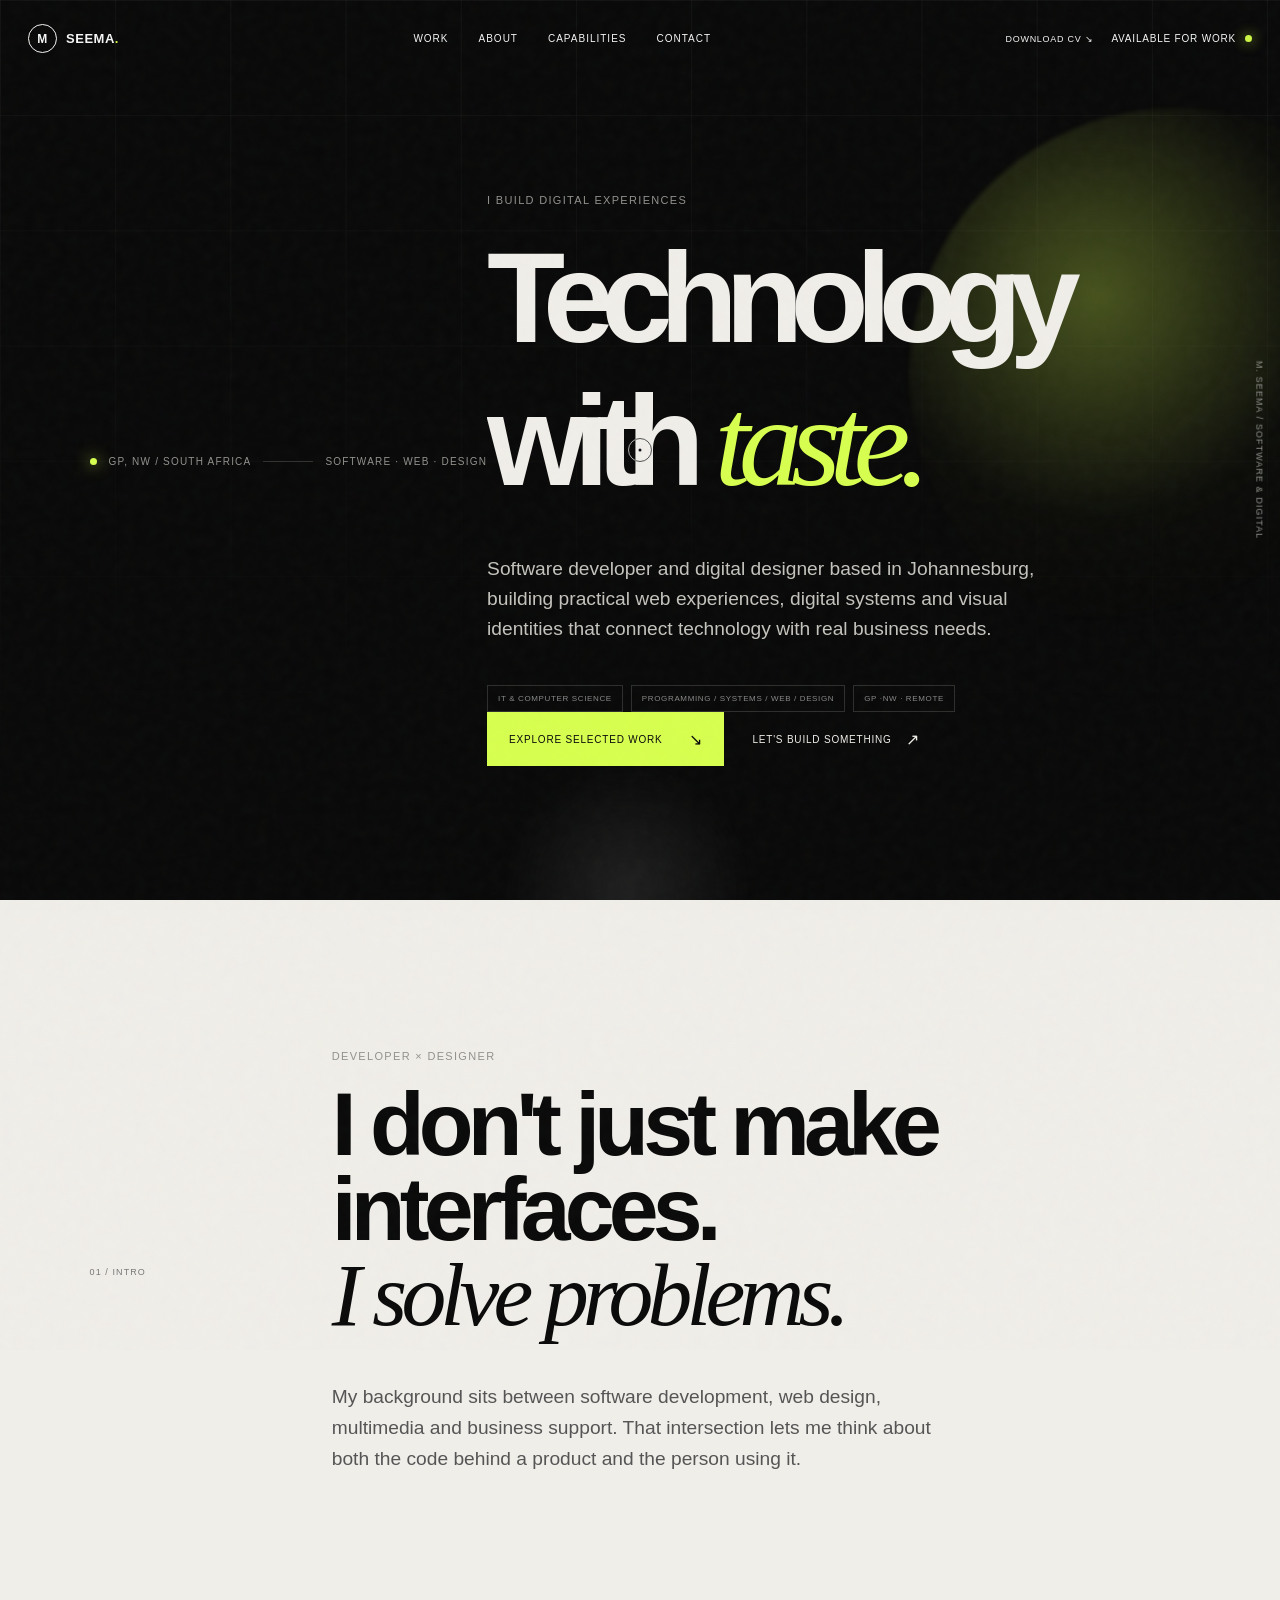
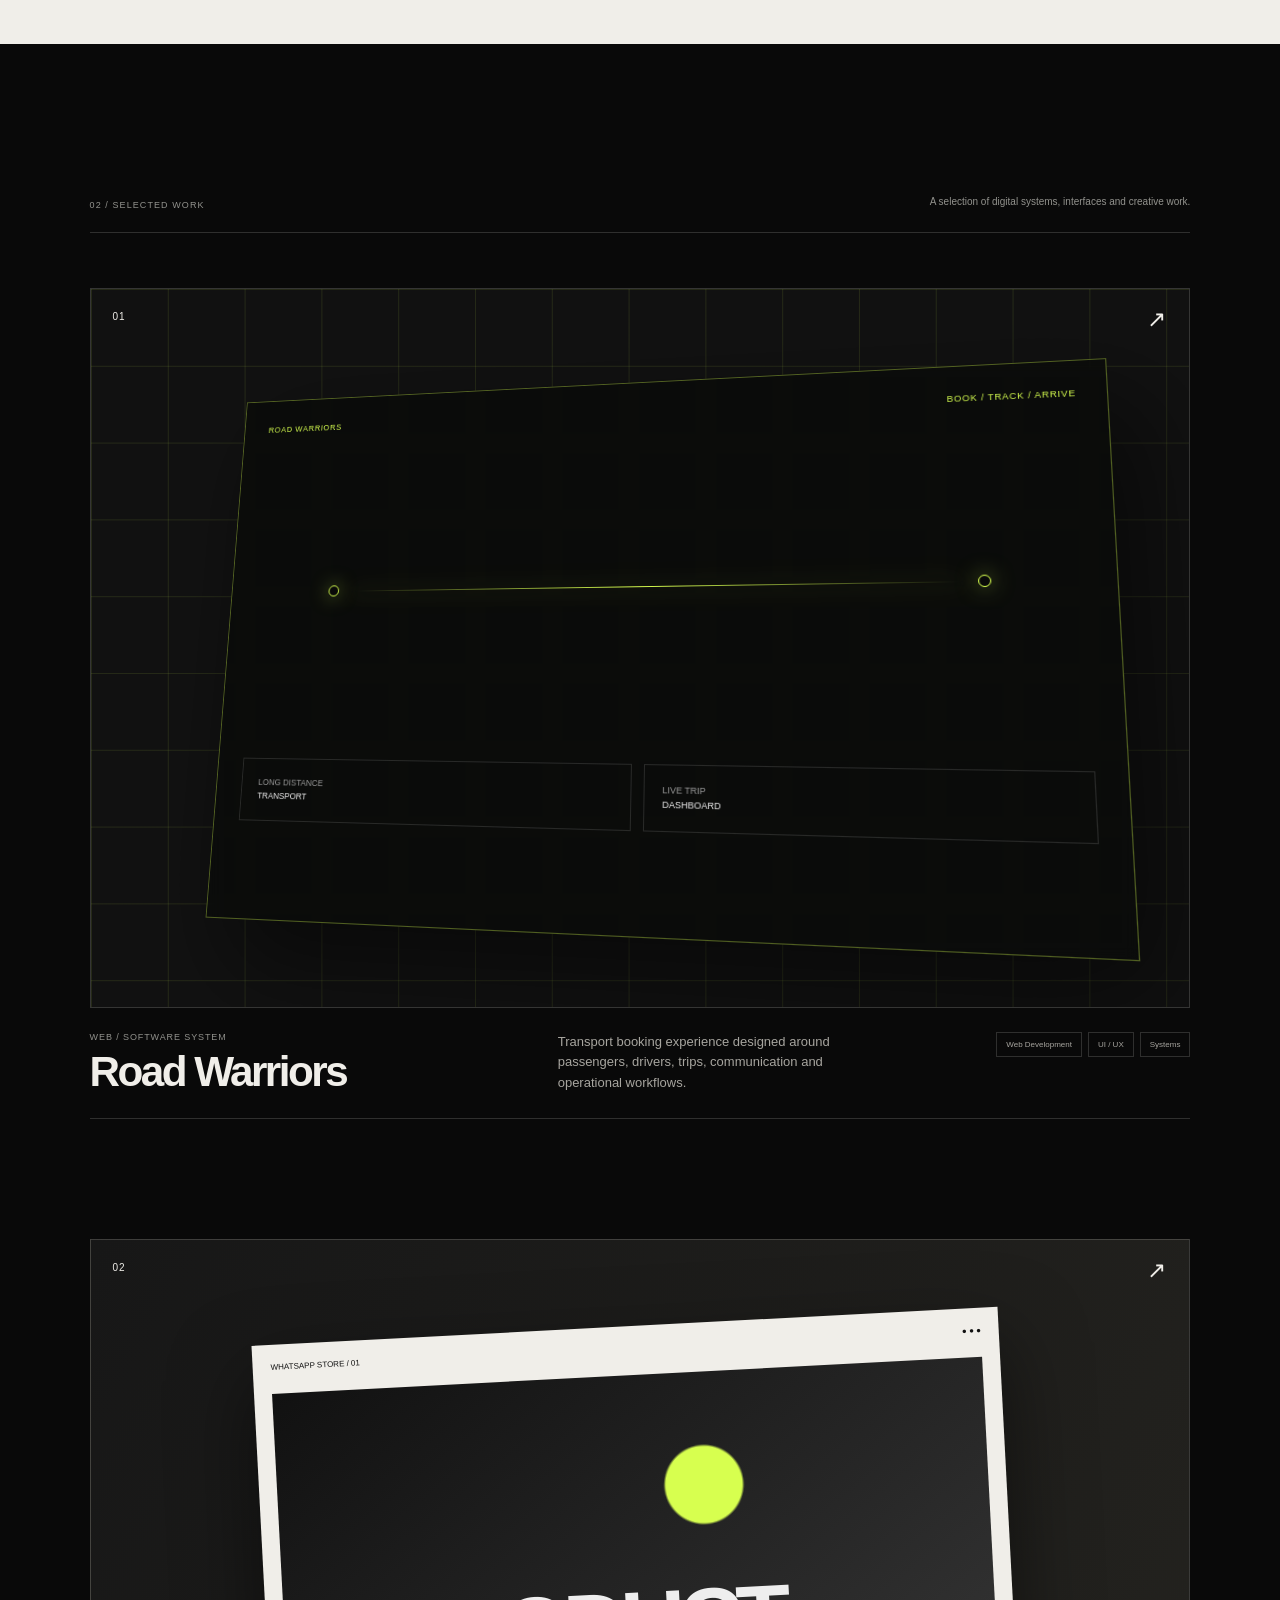
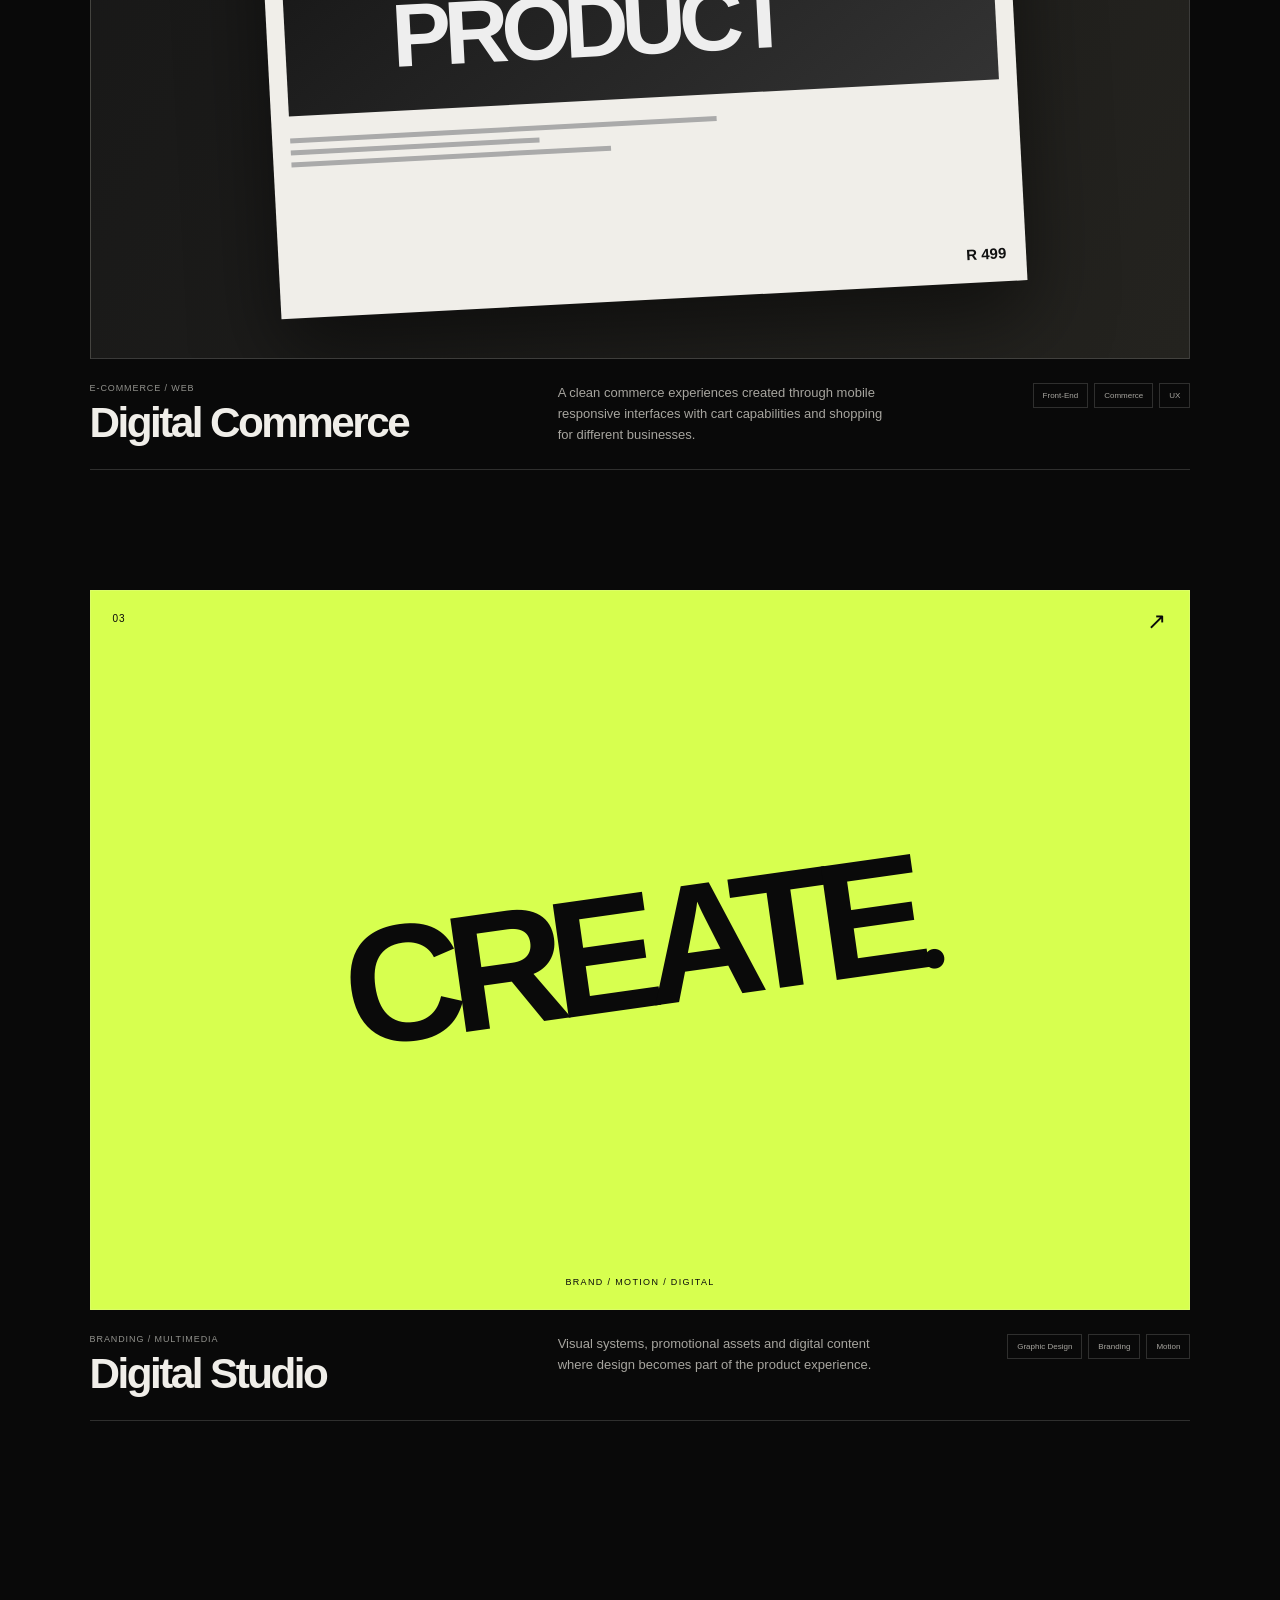
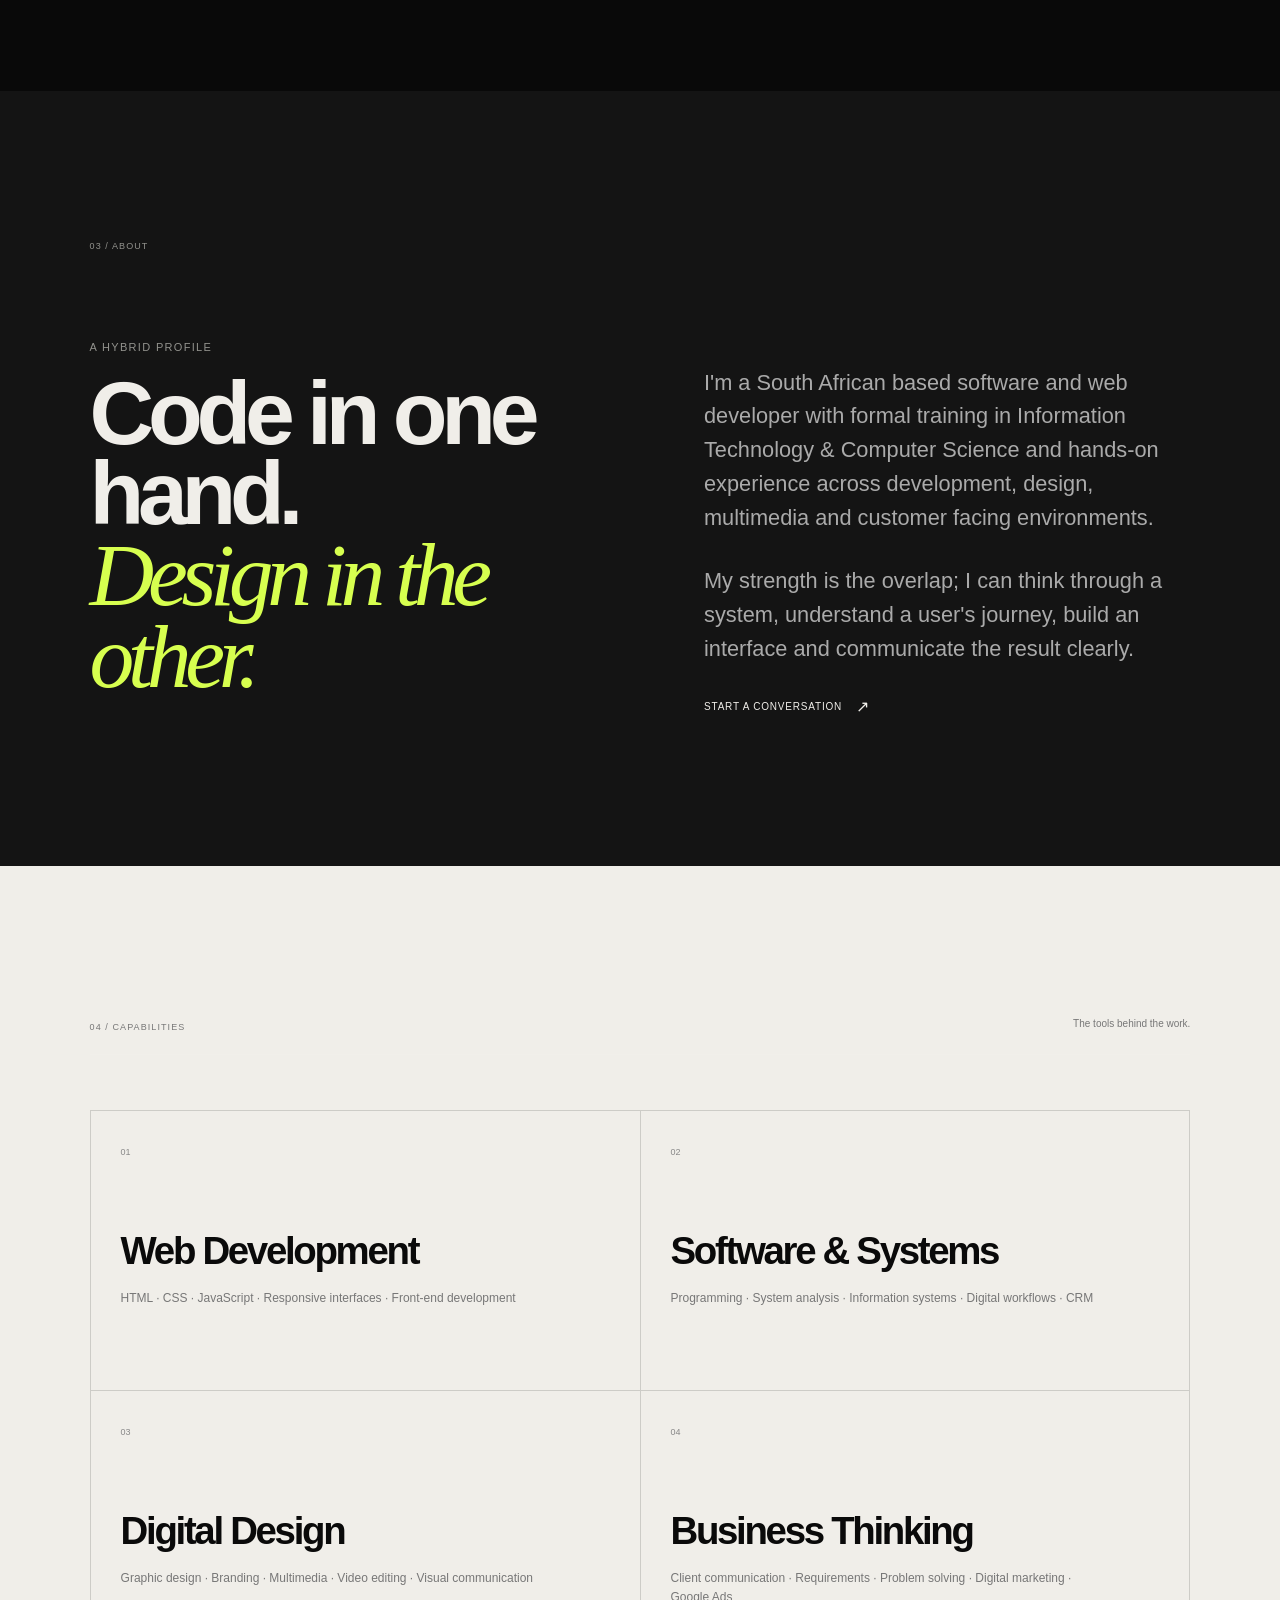
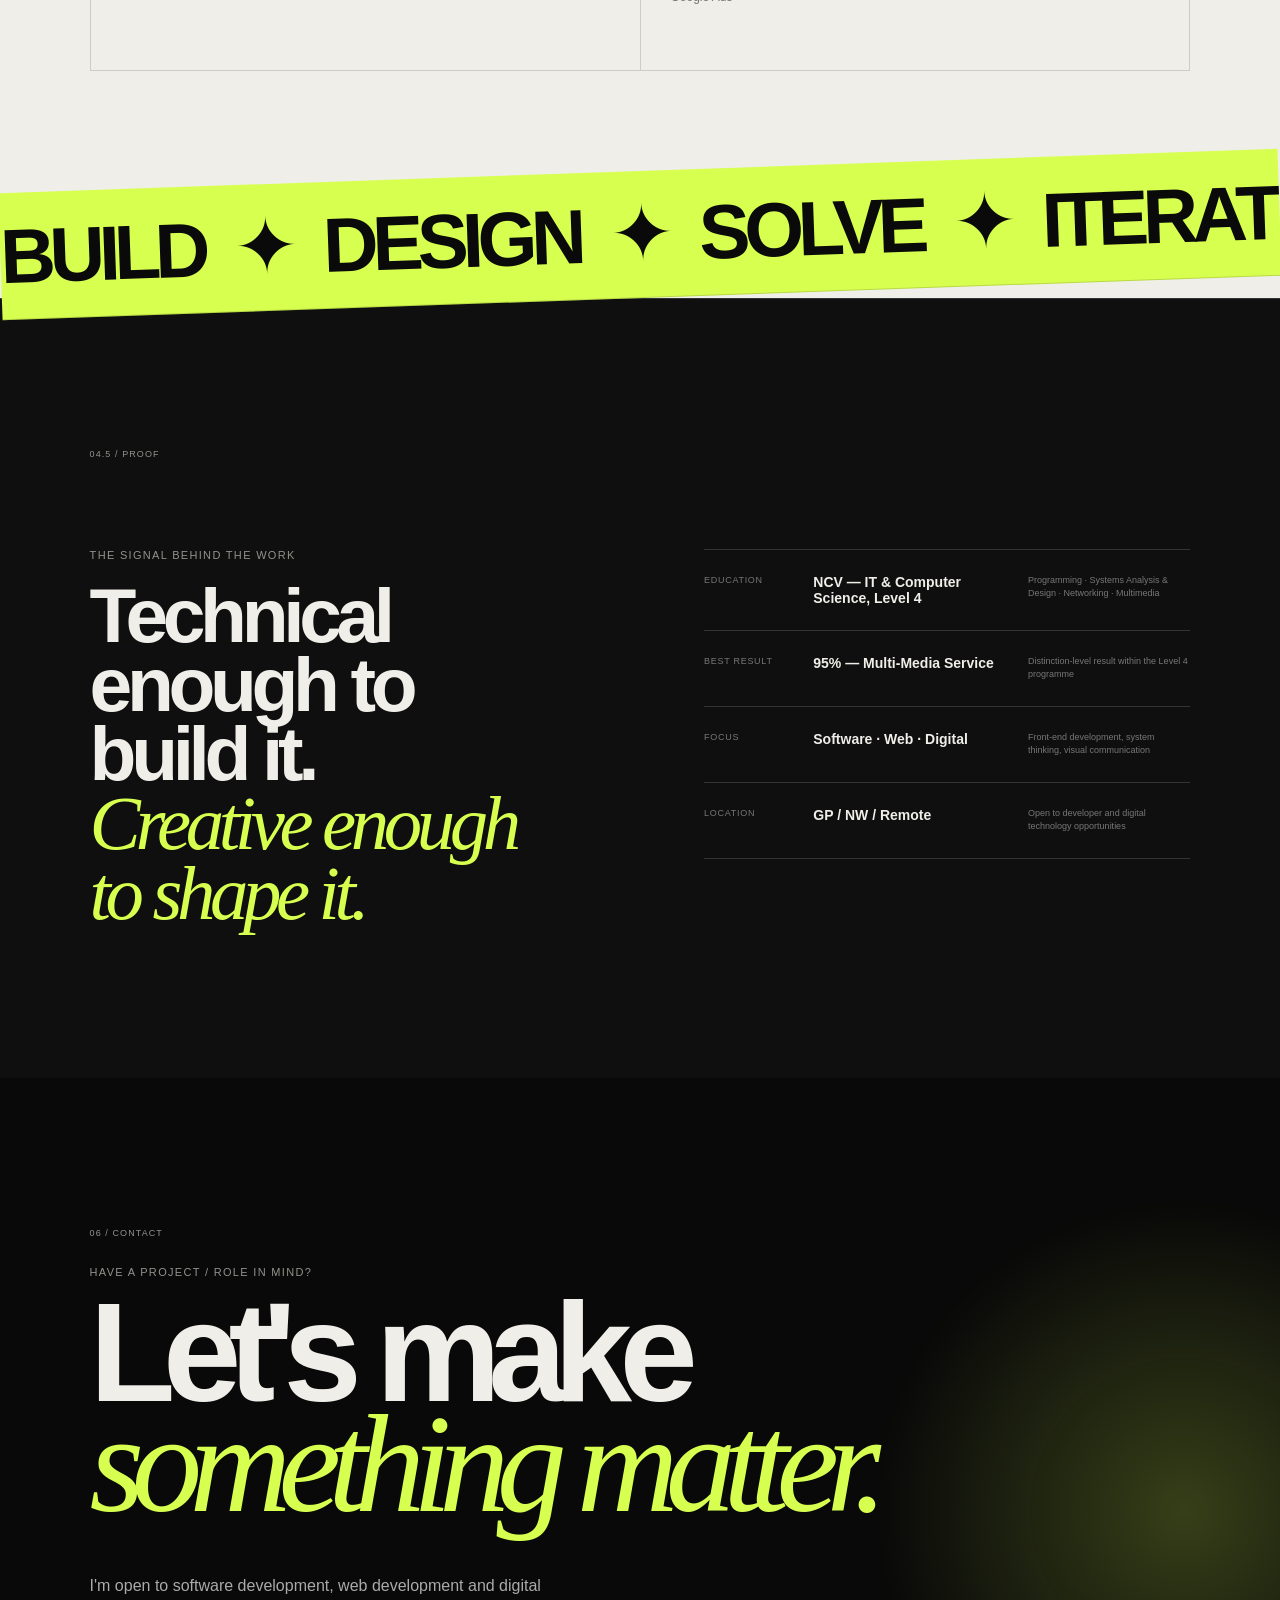
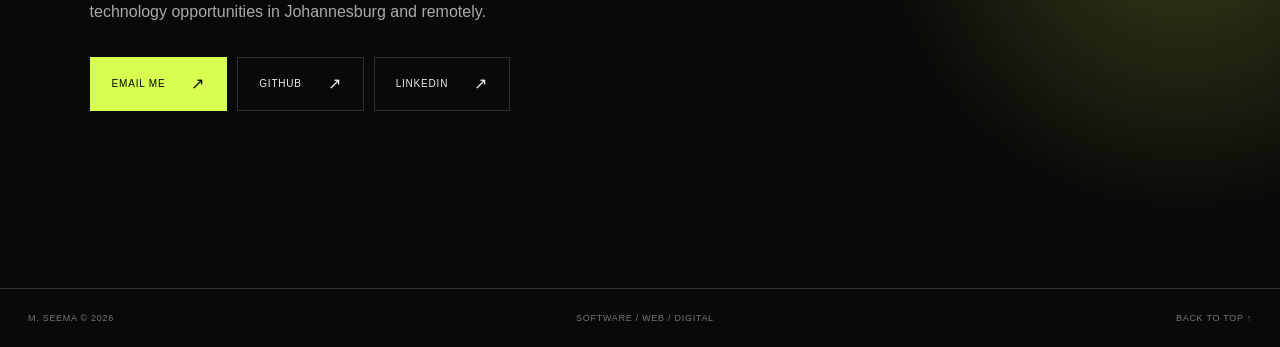
<file: index.html>
<!doctype html>
<html lang="en">
<head>
  <meta charset="utf-8">
  <meta name="viewport" content="width=device-width, initial-scale=1">
  <meta name="theme-color" content="#0a0a0a">
  <meta name="description" content="M. Seema — Software Developer, Web Developer and Digital Designer based in South Africa.">
  <title>M. Seema — Software Developer / Digital Designer</title>
  <link rel="icon" href="assets/Pelo.png" type="image/svg+xml">
  <link rel="stylesheet" href="styles.css">
</head>
<body>
  <div class="noise" aria-hidden="true"></div>
  <div class="loader" aria-hidden="true">
    <div class="loader__line"></div>
    <span>SEEMA / DIGITAL SYSTEMS</span>
    <strong>00<span id="loaderCount">0</span></strong>
  </div>

  <header class="site-header">
    <a class="brand magnetic" href="#top" aria-label="M. Seema home">
      <span class="brand__mark">M</span>
      <span class="brand__text">SEEMA<span>.</span></span>
    </a>

    <nav class="nav" aria-label="Primary navigation">
      <a href="#work">Work</a>
      <a href="#about">About</a>
      <a href="#skills">Capabilities</a>
      <a href="#contact">Contact</a>
    </nav>

    <div class="header-tools">
      <a class="cv-link magnetic" href="assets/M SEEMA RESUME.pdf" download>Download CV ↘</a>
      <a class="header-cta magnetic" href="#contact"><span>Available for work</span><i></i></a>
    </div>
  </header>

  <main id="top">
    <section class="hero">
      <div class="hero__grid"></div>
      <div class="hero__orb hero__orb--one"></div>
      <div class="hero__orb hero__orb--two"></div>

      <div class="hero__eyebrow reveal">
        <span class="status-dot"></span>
        GP, NW / South Africa
        <span class="eyebrow-rule"></span>
        Software · Web · Design
      </div>

      <div class="hero__content">
        <p class="hero__kicker reveal">I build digital experiences</p>
        <h1 class="hero__title" aria-label="Technology with taste.">
          <span class="line"><span>Technology</span></span>
          <span class="line line--indent"><span>with <em>taste.</em></span></span>
        </h1>
        <p class="hero__description reveal">
          Software developer and digital designer based in Johannesburg,
          building practical web experiences, digital systems and visual
          identities that connect technology with real business needs.
        </p>
        <div class="hero__proof reveal">
          <span>IT & COMPUTER SCIENCE</span>
          <span>PROGRAMMING / SYSTEMS / WEB / DESIGN</span>
          <span>GP ·NW · REMOTE</span>
        </div>

        <div class="hero__actions reveal">
          <a class="button button--solid magnetic" href="#work">Explore selected work <span>↘</span></a>
          <a class="text-link magnetic" href="#contact">Let's build something <span>↗</span></a>
        </div>
      </div>

     <!--<div class="hero__meta">
        <div>SCROLL TO EXPLORE</div>
        <div class="scroll-line"><span></span></div>
        <div>01 — 05</div>
      </div>--> 

      <div class="hero__side-label">M. SEEMA / SOFTWARE & DIGITAL</div>
    </section>

    <section class="statement section-pad">
      <div class="section-index">01 / INTRO</div>
      <div class="statement__copy">
        <p class="overline reveal">Developer × Designer</p>
        <h2 class="statement__title reveal">
          I don't just make interfaces.
          <span>I solve problems.</span>
        </h2>
        <p class="statement__body reveal">
          My background sits between software development, web design,
          multimedia and business support. That intersection lets me think
          about both the code behind a product and the person using it.
        </p>
      </div>
    </section>

    <section id="work" class="work section-pad">
      <div class="section-heading">
        <div class="section-index">02 / SELECTED WORK</div>
        <p class="section-note">A selection of digital systems, interfaces and creative work.</p>
      </div>

      <div class="project-list">
        <article class="project project--featured reveal">
          <a class="project__visual project__visual--road" href="projects/road-warriors.html" aria-label="Open Road Warriors case study">
            <div class="visual-grid"></div>
            <div class="road-ui">
              <div class="road-ui__top"><span>ROAD WARRIORS</span><span>BOOK / TRACK / ARRIVE</span></div>
              <div class="road-ui__route">
                <span class="route-node route-node--a"></span>
                <span class="route-line"></span>
                <span class="route-node route-node--b"></span>
              </div>
              <div class="road-ui__cards">
                <div>LONG DISTANCE<br><strong>TRANSPORT</strong></div>
                <div>LIVE TRIP<br><strong>DASHBOARD</strong></div>
              </div>
            </div>
            <span class="project__number">01</span>
            <span class="project__arrow">↗</span>
          </a>
          <div class="project__info">
            <div>
              <p class="project__type">WEB / SOFTWARE SYSTEM</p>
              <h3>Road Warriors</h3>
            </div>
            <p>Transport booking experience designed around passengers, drivers, trips, communication and operational workflows.</p>
            <div class="tags"><span>Web Development</span><span>UI / UX</span><span>Systems</span></div>
          </div>
        </article>

        <article class="project reveal">
          <a class="project__visual project__visual--commerce" href="projects/digital-commerce.html" aria-label="Open digital commerce case study">
            <div class="commerce-card">
              <div class="commerce-card__bar"><span>WHATSAPP STORE / 01</span><span>● ● ●</span></div>
              <div class="commerce-card__hero"></div>
              <div class="commerce-card__rows"><span></span><span></span><span></span></div>
              <div class="commerce-card__price">R 499</div>
            </div>
            <span class="project__number">02</span>
            <span class="project__arrow">↗</span>
          </a>
          <div class="project__info">
            <div><p class="project__type">E-COMMERCE / WEB</p><h3>Digital Commerce</h3></div>
            <p>A clean commerce experiences created through mobile responsive interfaces with cart capabilities and shopping for different businesses.</p>
            <div class="tags"><span>Front-End</span><span>Commerce</span><span>UX</span></div>
          </div>
        </article>

        <article class="project reveal">
          <a class="project__visual project__visual--studio" href="projects/digital-studio.html" aria-label="Open digital studio case study">
            <div class="studio-word">CREATE<span>.</span></div>
            <div class="studio-caption">BRAND / MOTION / DIGITAL</div>
            <span class="project__number">03</span>
            <span class="project__arrow">↗</span>
          </a>
          <div class="project__info">
            <div><p class="project__type">BRANDING / MULTIMEDIA</p><h3>Digital Studio</h3></div>
            <p>Visual systems, promotional assets and digital content where design becomes part of the product experience.</p>
            <div class="tags"><span>Graphic Design</span><span>Branding</span><span>Motion</span></div>
          </div>
        </article>

    <!-- 
        <article class="project reveal">
          <a class="project__visual project__visual--dashboard" href="projects/operations-dashboard.html" aria-label="Open operations dashboard case study">
            <div class="dash-window">
              <div class="dash-sidebar"></div>
              <div class="dash-content">
                <span class="dash-block dash-block--wide"></span>
                <span class="dash-block"></span>
                <div class="dash-chart"><i></i><i></i><i></i><i></i><i></i><i></i></div>
              </div>
            </div>
            <span class="project__number">04</span>
            <span class="project__arrow">↗</span>
          </a>
          <div class="project__info">
            <div><p class="project__type">PRODUCT / UI SYSTEM</p><h3>Operations Dashboard</h3></div>
            <p>Interface thinking for account, booking, notification and operational workflows across desktop and mobile.</p>
            <div class="tags"><span>Product UI</span><span>Responsive</span><span>Systems</span></div>
          </div>
        </article>
        -->
      </div>
    </section>

    <section id="about" class="about section-pad">
      <div class="section-index">03 / ABOUT</div>
      <div class="about__layout">
        <div class="about__headline">
          <p class="overline reveal">A hybrid profile</p>
          <h2 class="reveal">Code in one hand.<br><em>Design in the other.</em></h2>
        </div>
        <div class="about__copy">
          <p class="reveal">I'm a South African based software and web developer with formal training in Information Technology & Computer Science and hands-on experience across development, design, multimedia and customer facing environments.</p>
          <p class="reveal">My strength is the overlap; I can think through a system, understand a user's journey, build an interface and communicate the result clearly.</p>
          <a class="text-link magnetic reveal" href="#contact">Start a conversation <span>↗</span></a>
        </div>
      </div>
    </section>

    <section id="skills" class="capabilities section-pad">
      <div class="section-heading">
        <div class="section-index">04 / CAPABILITIES</div>
        <p class="section-note">The tools behind the work.</p>
      </div>

      <div class="capability-grid">
        <article class="capability reveal"><span>01</span><h3>Web Development</h3><p>HTML · CSS · JavaScript · Responsive interfaces · Front-end development</p></article>
        <article class="capability reveal"><span>02</span><h3>Software & Systems</h3><p>Programming · System analysis · Information systems · Digital workflows · CRM</p></article>
        <article class="capability reveal"><span>03</span><h3>Digital Design</h3><p>Graphic design · Branding · Multimedia · Video editing · Visual communication</p></article>
        <article class="capability reveal"><span>04</span><h3>Business Thinking</h3><p>Client communication · Requirements · Problem solving · Digital marketing · Google Ads</p></article>
      </div>

      <div class="marquee" aria-hidden="true">
        <div class="marquee__track">
          <span>BUILD</span><b>✦</b><span>DESIGN</span><b>✦</b><span>SOLVE</span><b>✦</b><span>ITERATE</span><b>✦</b>
          <span>BUILD</span><b>✦</b><span>DESIGN</span><b>✦</b><span>SOLVE</span><b>✦</b><span>ITERATE</span><b>✦</b>
        </div>
      </div>
    </section>

    <section class="proof section-pad">
      <div class="section-index">04.5 / PROOF</div>
      <div class="proof__grid">
        <div class="proof__intro">
          <p class="overline reveal">The signal behind the work</p>
          <h2 class="reveal">Technical enough to build it.<br><em>Creative enough to shape it.</em></h2>
        </div>
        <div class="proof__items">
          <div class="proof-item reveal"><span>EDUCATION</span><strong>NCV — IT & Computer Science, Level 4</strong><small>Programming · Systems Analysis & Design · Networking · Multimedia</small></div>
          <div class="proof-item reveal"><span>BEST RESULT</span><strong>95% — Multi-Media Service</strong><small>Distinction-level result within the Level 4 programme</small></div>
          <div class="proof-item reveal"><span>FOCUS</span><strong>Software · Web · Digital</strong><small>Front-end development, system thinking, visual communication</small></div>
          <div class="proof-item reveal"><span>LOCATION</span><strong>GP / NW / Remote</strong><small>Open to developer and digital technology opportunities</small></div>
        </div>
      </div>
    </section>

    <section id="contact" class="contact section-pad">
      <div class="contact__orb"></div>
      <div class="section-index">06 / CONTACT</div>
      <div class="contact__inner">
        <p class="overline reveal">Have a project / role in mind?</p>
        <h2 class="contact__title reveal">Let's make<br><em>something matter.</em></h2>
        <p class="contact__body reveal">I'm open to software development, web development and digital technology opportunities in Johannesburg and remotely.</p>
        <div class="contact__actions reveal">
          <a class="button button--solid magnetic" href="mailto:maipeloseema91@gmail.com">Email me <span>↗</span></a>
          <a class="button button--outline magnetic" href="https://github.com/MapsMedia" target="_blank" rel="noopener">GitHub <span>↗</span></a>
          <a class="button button--outline magnetic" href="https://linkedin.com/in/maipelo-seema-5141a9199" target="_blank" rel="noopener">LinkedIn <span>↗</span></a>
        </div>
      </div>
    </section>
  </main>

  <footer class="site-footer">
    <div>M. SEEMA © <span id="year"></span></div>
    <div>SOFTWARE / WEB / DIGITAL</div>
    <a href="#top" class="magnetic">BACK TO TOP ↑</a>
  </footer>

  <div class="cursor" aria-hidden="true"><span></span></div>
  <script src="script.js"></script>
</body>
</html>
</file>
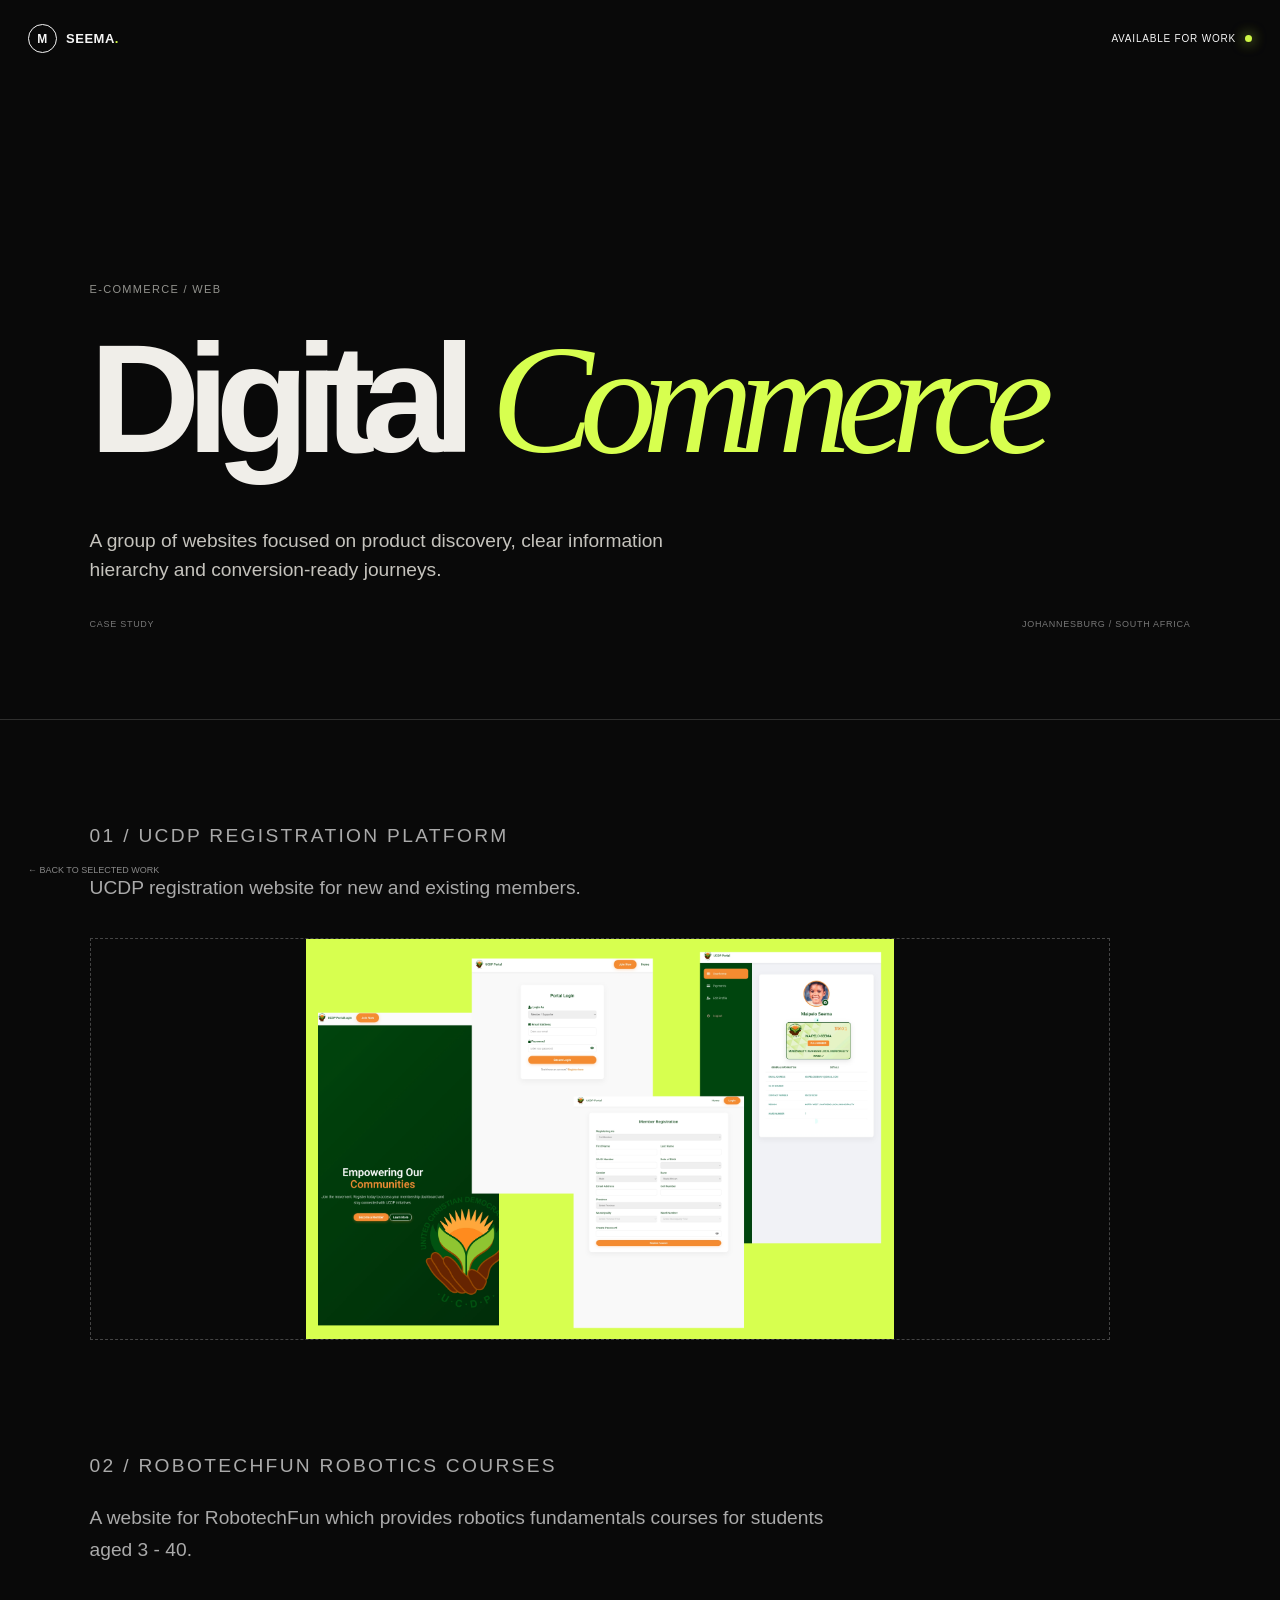
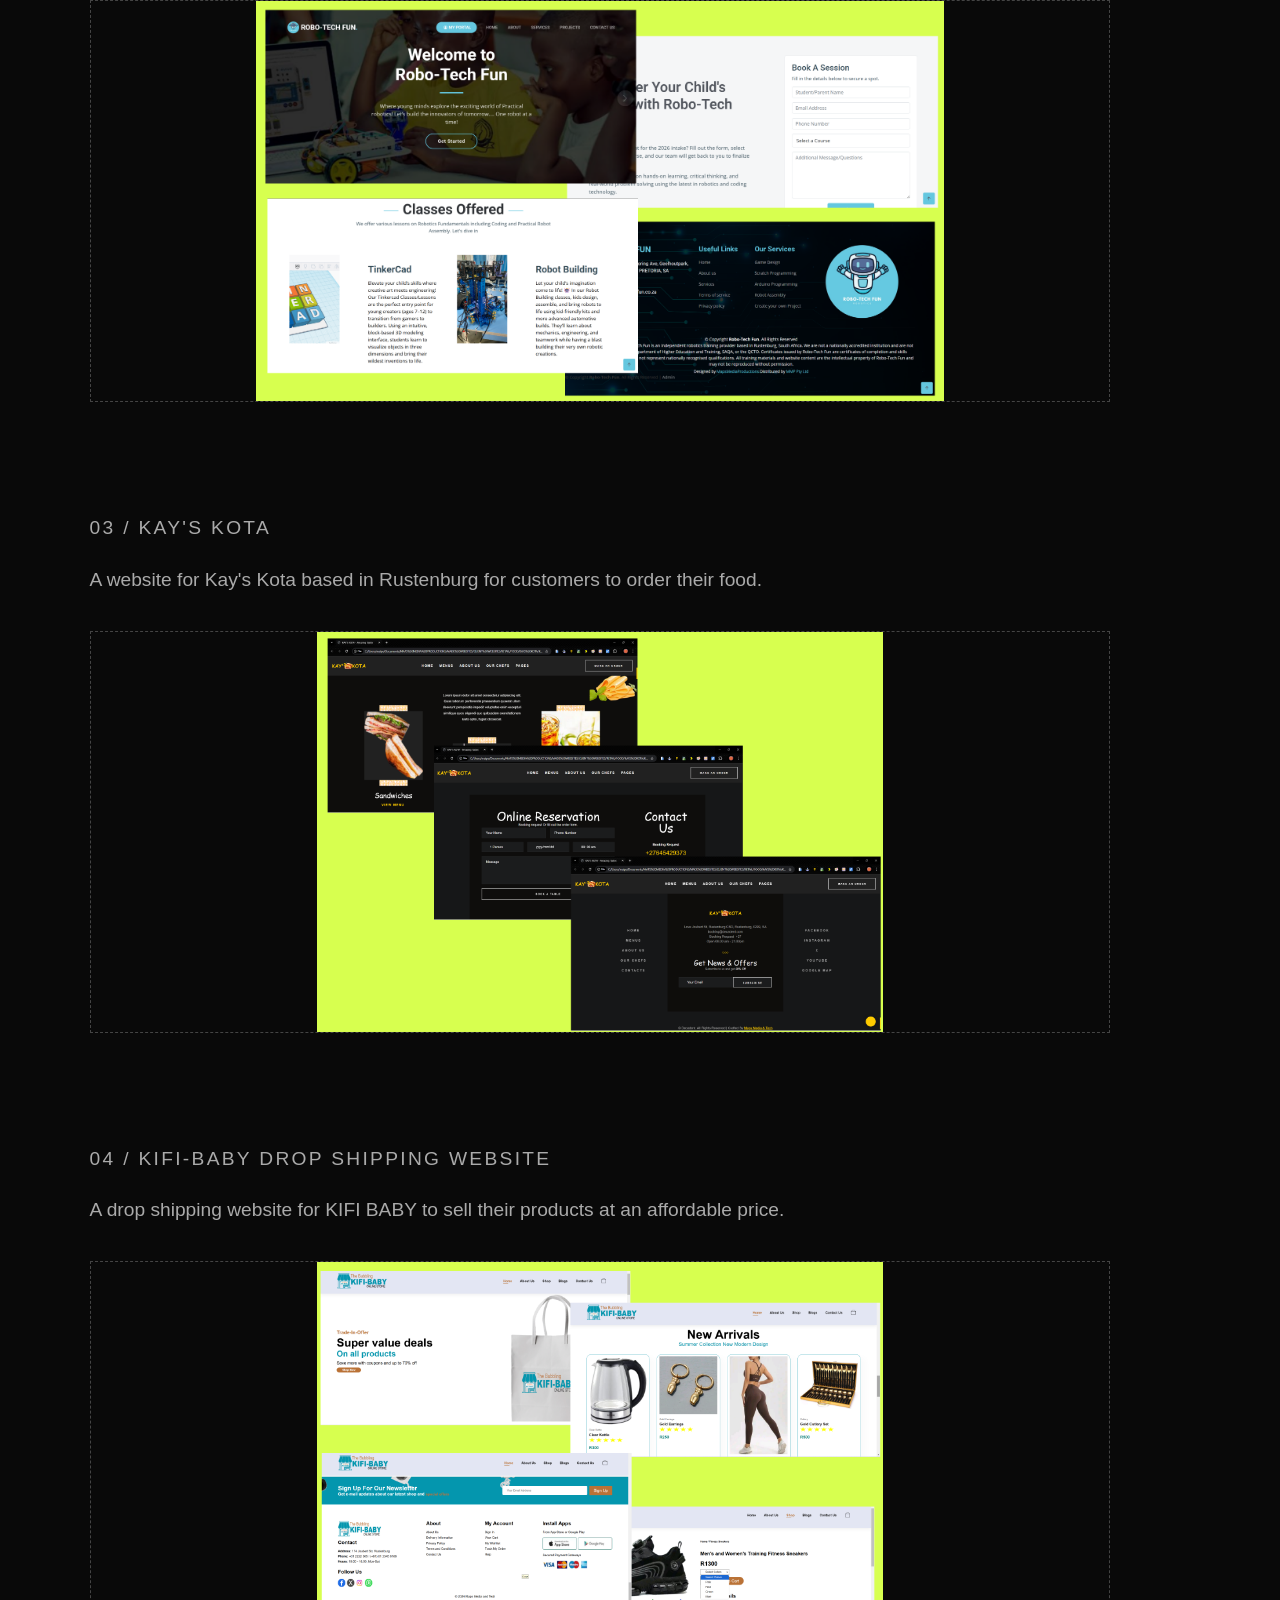
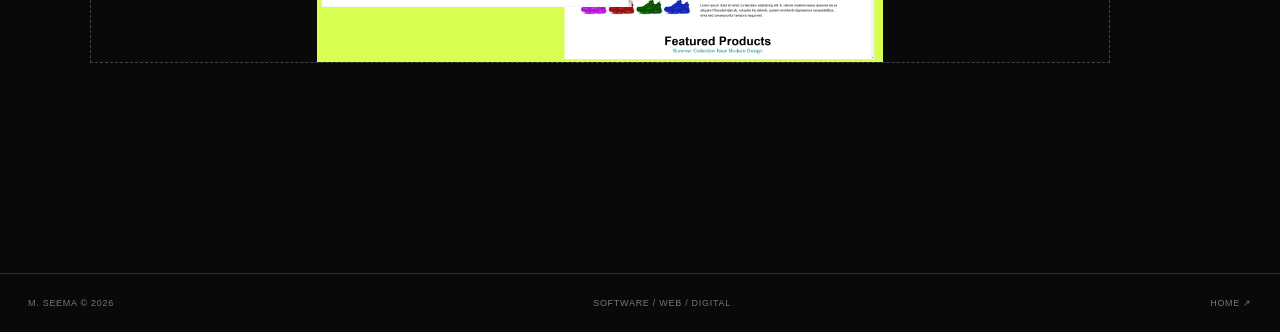
<file: projects/digital-commerce.html>
<!doctype html>
<html lang="en">
<head>
<meta charset="utf-8">
<meta name="viewport" content="width=device-width,initial-scale=1">
<title>Digital Commerce — M. Seema</title>
<link rel="stylesheet" href="../styles.css">
</head>

<body class="case-page">
<header class="site-header">
    <a class="brand" href="../index.html">
    <span class="brand__mark">M</span>
    <span class="brand__text">SEEMA<span>.</span></span>
</a>
<a class="header-cta" href="../index.html#contact"><span>Available for work</span><i></i></a>
</header>

<a class="case-back" href="../index.html#work">← BACK TO SELECTED WORK</a>

<main>
<section class="case-hero">
<p class="overline">E-commerce / Web</p>
<h1>Digital <em>Commerce</em></h1>
<p class="hero__description">A group of websites focused on product discovery, clear information hierarchy and conversion-ready journeys.</p>
<div class="case-meta">
    <span>CASE STUDY</span>
    <span>Johannesburg / South Africa</span></div>
</section>

<div class="case-content">
    <section>
    <p class="overline">01 / UCDP Registration platform</p>
    
    <p>UCDP registration website for new and existing members.</p>
    <div class="case-placeholder"><img style="height: 400px;" src="../assets/WEBSITES 💻📱/UCDP.png" alt=""></div>
</section>

<section>
    <p class="overline">02 / RobotechFun Robotics Courses</p>
    
    <p>A website for RobotechFun which provides robotics fundamentals courses for students aged 3 - 40.</p>
    <div class="case-placeholder"><img style="height: 400px;" src="../assets/WEBSITES 💻📱/robo.png" alt=""></div>
</section>

<section>
<p class="overline">03 / KAY'S KOTA</p>

<p>A website for Kay's Kota based in Rustenburg for customers to order their food.</p>
<div class="case-placeholder"><img style="height: 400px;" src="../assets/WEBSITES 💻📱/KAYS.png" alt=""></div>
</section>

<section>
    <p class="overline">04 / KIFI-BABY Drop Shipping Website</p>
    <p>A drop shipping website for KIFI BABY to sell their products at an affordable price.</p>
    <div class="case-placeholder"><img style="height: 400px;" src="../assets/WEBSITES 💻📱/DROP.png" alt=""></div>
</section>

</div>
</main>

<footer class="site-footer">
    <div>M. SEEMA © <span id="year"></span></div>
    <div>SOFTWARE / WEB / DIGITAL</div>
    <a href="../index.html">HOME ↗</a>
</footer>

<script>
document.getElementById('year').textContent=new Date().getFullYear();
</script>
</body>
</html>
</file>
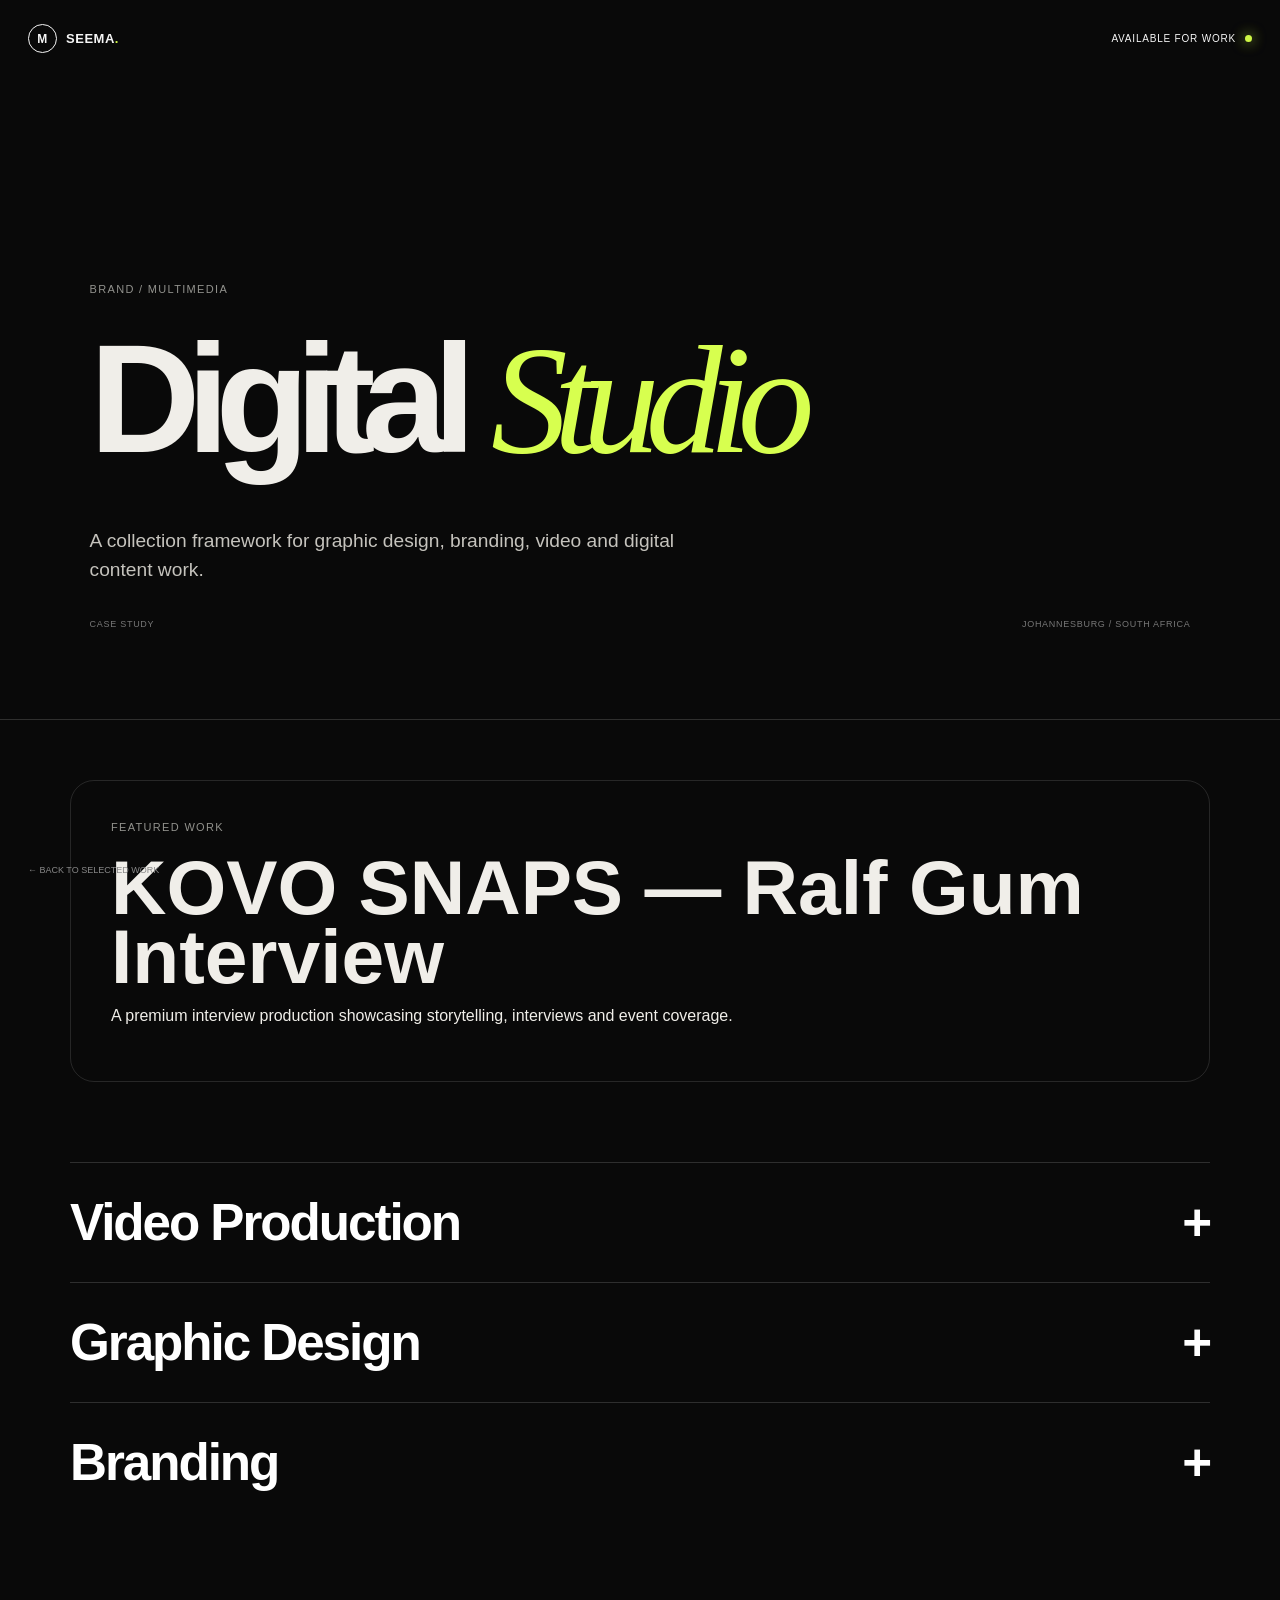
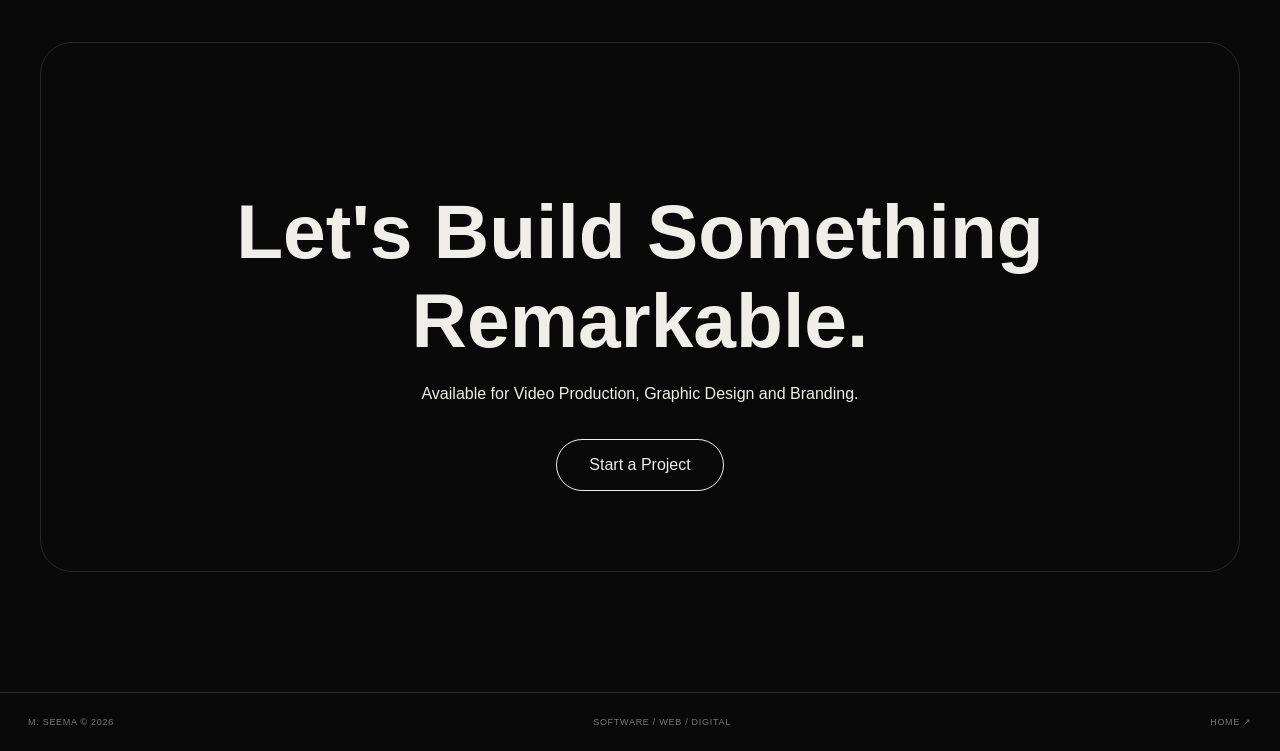
<file: projects/digital-studio.html>
<!doctype html>
<html lang="en">
<head>
<meta charset="utf-8">
<meta name="viewport" content="width=device-width,initial-scale=1">
<title>Digital Studio — M. Seema</title>
<link rel="stylesheet" href="../styles.css">
</head>

<body class="case-page">
<header class="site-header">
    <a class="brand" href="../index.html">
        <span class="brand__mark">M</span>
        <span class="brand__text">SEEMA<span>.</span></span></a>
        <a class="header-cta" href="../index.html#contact">
        <span>Available for work</span><i></i></a>
</header>
<a class="case-back" href="../index.html#work">← BACK TO SELECTED WORK</a>

<main>
    
<section class="case-hero">
<p class="overline">Brand / Multimedia</p>
<h1>Digital <em>Studio</em></h1>
<p class="hero__description">A collection framework for graphic design, branding, video and digital content work.</p>
<div class="case-meta">
    <span>CASE STUDY</span>
    <span>Johannesburg / South Africa</span>
</div>
</section>



<section class="featured-project">
<div class="featured-project__inner">
<p class="overline">Featured Work</p>
<h2>KOVO SNAPS — Ralf Gum Interview</h2>
<p>A premium interview production showcasing storytelling, interviews and event coverage.</p>
</div>
</section>

 <!-- 
<section class="category-covers">
  <div class="cover-card"><h3>Video Production</h3><p>Commercials • Interviews • Events</p></div>
  <div class="cover-card"><h3>Graphic Design</h3><p>Posters • Campaigns • Social Media</p></div>
  <div class="cover-card"><h3>Branding</h3><p>Identity • Strategy • Brand Systems</p></div>
</section>
-->

<section class="studio-categories">

    <!-- VIDEO PRODUCTION -->
    <div class="studio-category">
        <button class="studio-toggle">
            <span>Video Production</span>
            <span>+</span>
        </button>

        <div class="studio-content">

            <div class="studio-project">
                <h3>Orbit TVET Beauty Faculty Promo</h3>
                <p>Promotional video showcasing the Beauty Faculty.</p>
                <a href="https://drive.google.com/file/d/1u1d2qsMiKBfxSWFeADkiofk6chjf3PtO/view?usp=drivesdk"><img src="../assets/VIDEOS/ORBIT-PROMO.png" alt=""></a>
            </div>

            <div class="studio-project">
                <h3>KOVO SNAPS – Ralf Gum Interview</h3>
                <p>Exclusive interview production.</p>
                <a href="https://drive.google.com/file/d/1UquOHLPPfpOR3PMnSqedFfn8ns3RwjGT/view?usp=drivesdk"><img src="../assets/VIDEOS/RALF-GUM.png" alt=""></a>
            </div>

            <div class="studio-project">
                <h3>Noluthando November Intro</h3>
                <p>Artist introduction campaign.</p>
                <a href="https://drive.google.com/file/d/1lq39D6sKxs6Lsjd2zIR-qlk5KZEB9_eA/view?usp=drivesdk">
                <img src="../assets/VIDEOS/NOLUTHANDO.png" alt=""></a>
            </div>

            <div class="studio-project">
                <h3>KOVO SNAPS Piano Burnout Promo</h3>
                <p>Piano Burnout Event held at 339 Avenue.</p>
                <a href="https://www.instagram.com/p/CIoVuCJhTHi/?igsi=MXdzMjN6b3ZlamdjMQ==">
                <img src="../assets/VIDEOS/PIANO.jpg" alt=""></a>
            </div>

        </div>
    </div>

    <!-- GRAPHIC DESIGN -->
    <div class="studio-category">
        <button class="studio-toggle">
            <span>Graphic Design</span>
            <span>+</span>
        </button>

        <div class="studio-content">

            <div class="studio-project">
                
                <img src="../assets/GRAPHICS/POSTERS/BURGER JOINT POSTER.png" alt="">
            </div>

            <div class="studio-project">
              
                <img src="../assets/GRAPHICS/POSTERS/GAME POSTER 2 WITH RATINGS.png" alt="">
            </div>

            <div class="studio-project">
               
                <img src="../assets/GRAPHICS/POSTERS/HUNGRY LIONS FIXTURE.png" alt="">
            </div>

            <div class="studio-project">
               
                <img src="../assets/GRAPHICS/POSTERS/ORBIT COLLEGE FC TEAM SHEET.png" alt="">
            </div>

            <div class="studio-project">
                
                <img src="../assets/GRAPHICS/POSTERS/OFFICIAL BERENG POSTER.png" alt="">
            </div>

            <div class="studio-project">
            
                <img src="../assets/GRAPHICS/POSTERS/ORBIT COLLEGE BEAUTY POSTER.png" alt="">
            </div>

            <div class="studio-project">
               
                <img src="../assets/GRAPHICS/POSTERS/HAIR SALON POSTER 1.png" alt="">
            </div>

            <div class="studio-project">
                
                <img src="../assets/GRAPHICS/POSTERS/ORBIT COLLEGE FC TEAM.png" alt="">
            </div>

            <div class="studio-project">
               
                <img src="../assets/GRAPHICS/POSTERS/KOVO SNAPS PRICELIST.png" alt="">
            </div>

            <div class="studio-project">
               
                <img src="../assets/GRAPHICS/POSTERS/DEVINE PAM.png" alt="">
            </div>

            <div class="studio-project">
               
                <img src="../assets/GRAPHICS/POSTERS/ORBIT COLLEGE VS BAROKA FIXTURE.png" alt="">
            </div>

        </div>
    </div>

    <!-- BRANDING -->
    <div class="studio-category">
        <button class="studio-toggle">
            <span>Branding</span>
            <span>+</span>
        </button>

        <div class="studio-content">

            <div class="studio-project">
         
                <img src="../assets/GRAPHICS/bnbn.png" alt="">
            </div>

            <div class="studio-project">
               
                <img src="../assets/GRAPHICS/methodist.png" alt="">
            </div>

             <div class="studio-project">
                
                <img src="../assets/GRAPHICS/ccards.png" alt="">
            </div>


            <div class="studio-project">
              
                <img src="../assets/GRAPHICS/logos.png" alt="">
            </div>

        </div>
    </div>

</section>


<section class="agency-cta">
<h2>Let's Build Something Remarkable.</h2>
<p>Available for Video Production, Graphic Design and Branding.</p>
<a href="../contact.html" class="cta-btn">Start a Project</a>
</section>

</main>

<footer class="site-footer">
    <div>M. SEEMA © <span id="year"></span></div>
    <div>SOFTWARE / WEB / DIGITAL</div>
    <a href="../index.html">HOME ↗</a>
</footer>

<script>document.getElementById('year').textContent=new Date().getFullYear();</script>
<script src="../script.js"></script>
</body>
</html>
</file>
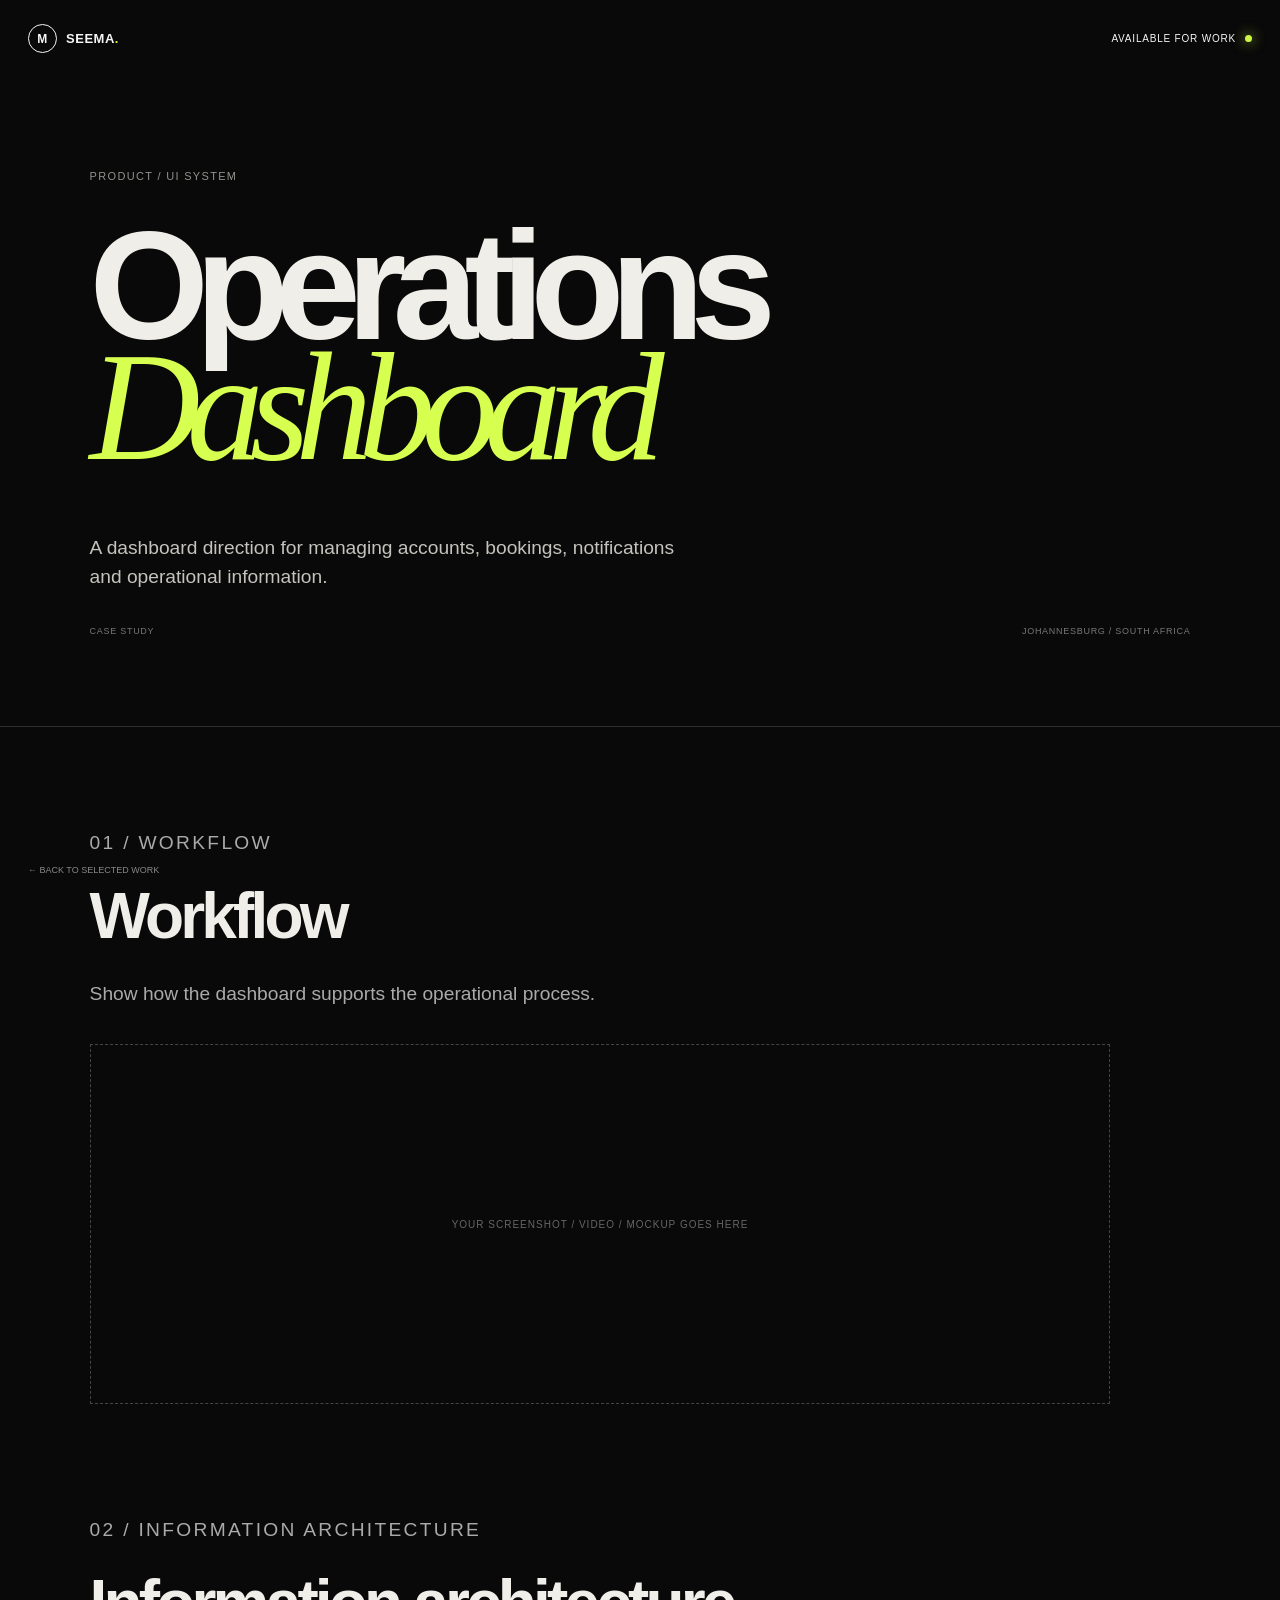
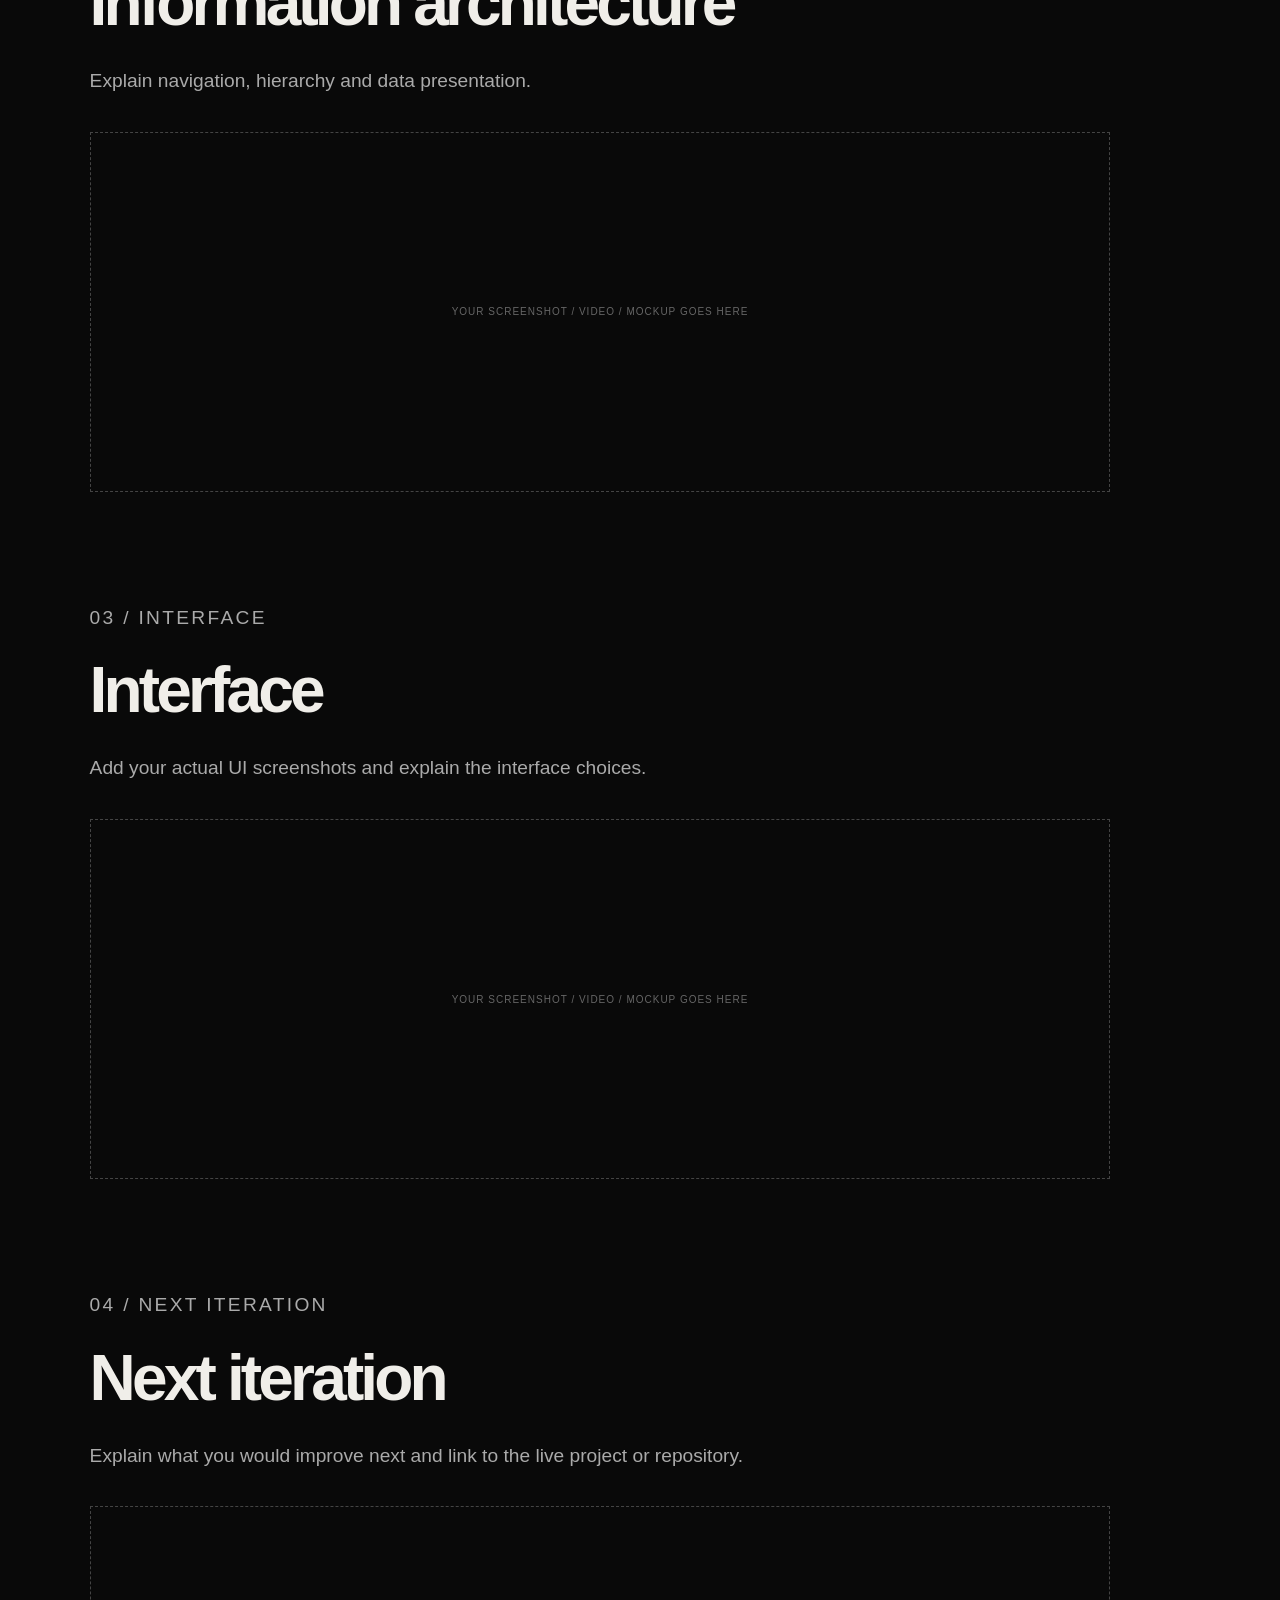
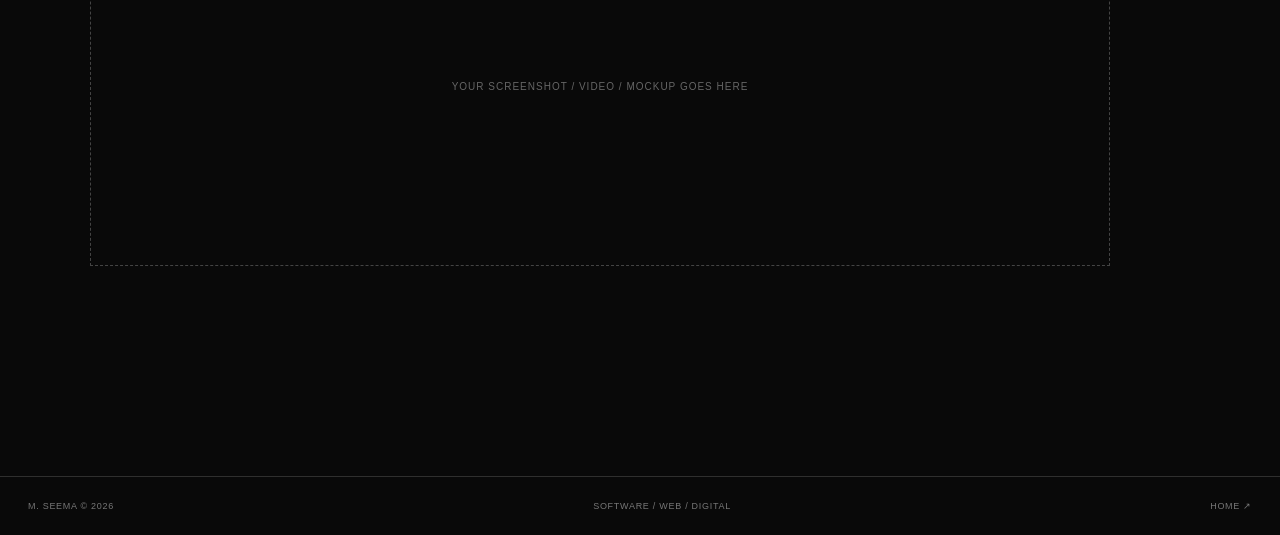
<file: projects/operations-dashboard.html>
<!doctype html><html lang="en"><head><meta charset="utf-8"><meta name="viewport" content="width=device-width,initial-scale=1"><title>Operations Dashboard — M. Seema</title><link rel="stylesheet" href="../styles.css"></head><body class="case-page">
<header class="site-header"><a class="brand" href="../index.html"><span class="brand__mark">M</span><span class="brand__text">SEEMA<span>.</span></span></a><a class="header-cta" href="../index.html#contact"><span>Available for work</span><i></i></a></header>
<a class="case-back" href="../index.html#work">← BACK TO SELECTED WORK</a>
<main><section class="case-hero"><p class="overline">Product / UI System</p><h1>Operations <em>Dashboard</em></h1><p class="hero__description">A dashboard direction for managing accounts, bookings, notifications and operational information.</p><div class="case-meta"><span>CASE STUDY</span><span>Johannesburg / South Africa</span></div></section>
<div class="case-content"><section><p class="overline">01 / Workflow</p><h2>Workflow</h2><p>Show how the dashboard supports the operational process.</p><div class="case-placeholder">YOUR SCREENSHOT / VIDEO / MOCKUP GOES HERE</div></section><section><p class="overline">02 / Information architecture</p><h2>Information architecture</h2><p>Explain navigation, hierarchy and data presentation.</p><div class="case-placeholder">YOUR SCREENSHOT / VIDEO / MOCKUP GOES HERE</div></section><section><p class="overline">03 / Interface</p><h2>Interface</h2><p>Add your actual UI screenshots and explain the interface choices.</p><div class="case-placeholder">YOUR SCREENSHOT / VIDEO / MOCKUP GOES HERE</div></section><section><p class="overline">04 / Next iteration</p><h2>Next iteration</h2><p>Explain what you would improve next and link to the live project or repository.</p><div class="case-placeholder">YOUR SCREENSHOT / VIDEO / MOCKUP GOES HERE</div></section></div></main><footer class="site-footer"><div>M. SEEMA © <span id="year"></span></div><div>SOFTWARE / WEB / DIGITAL</div><a href="../index.html">HOME ↗</a></footer><script>document.getElementById('year').textContent=new Date().getFullYear();</script></body></html>
</file>
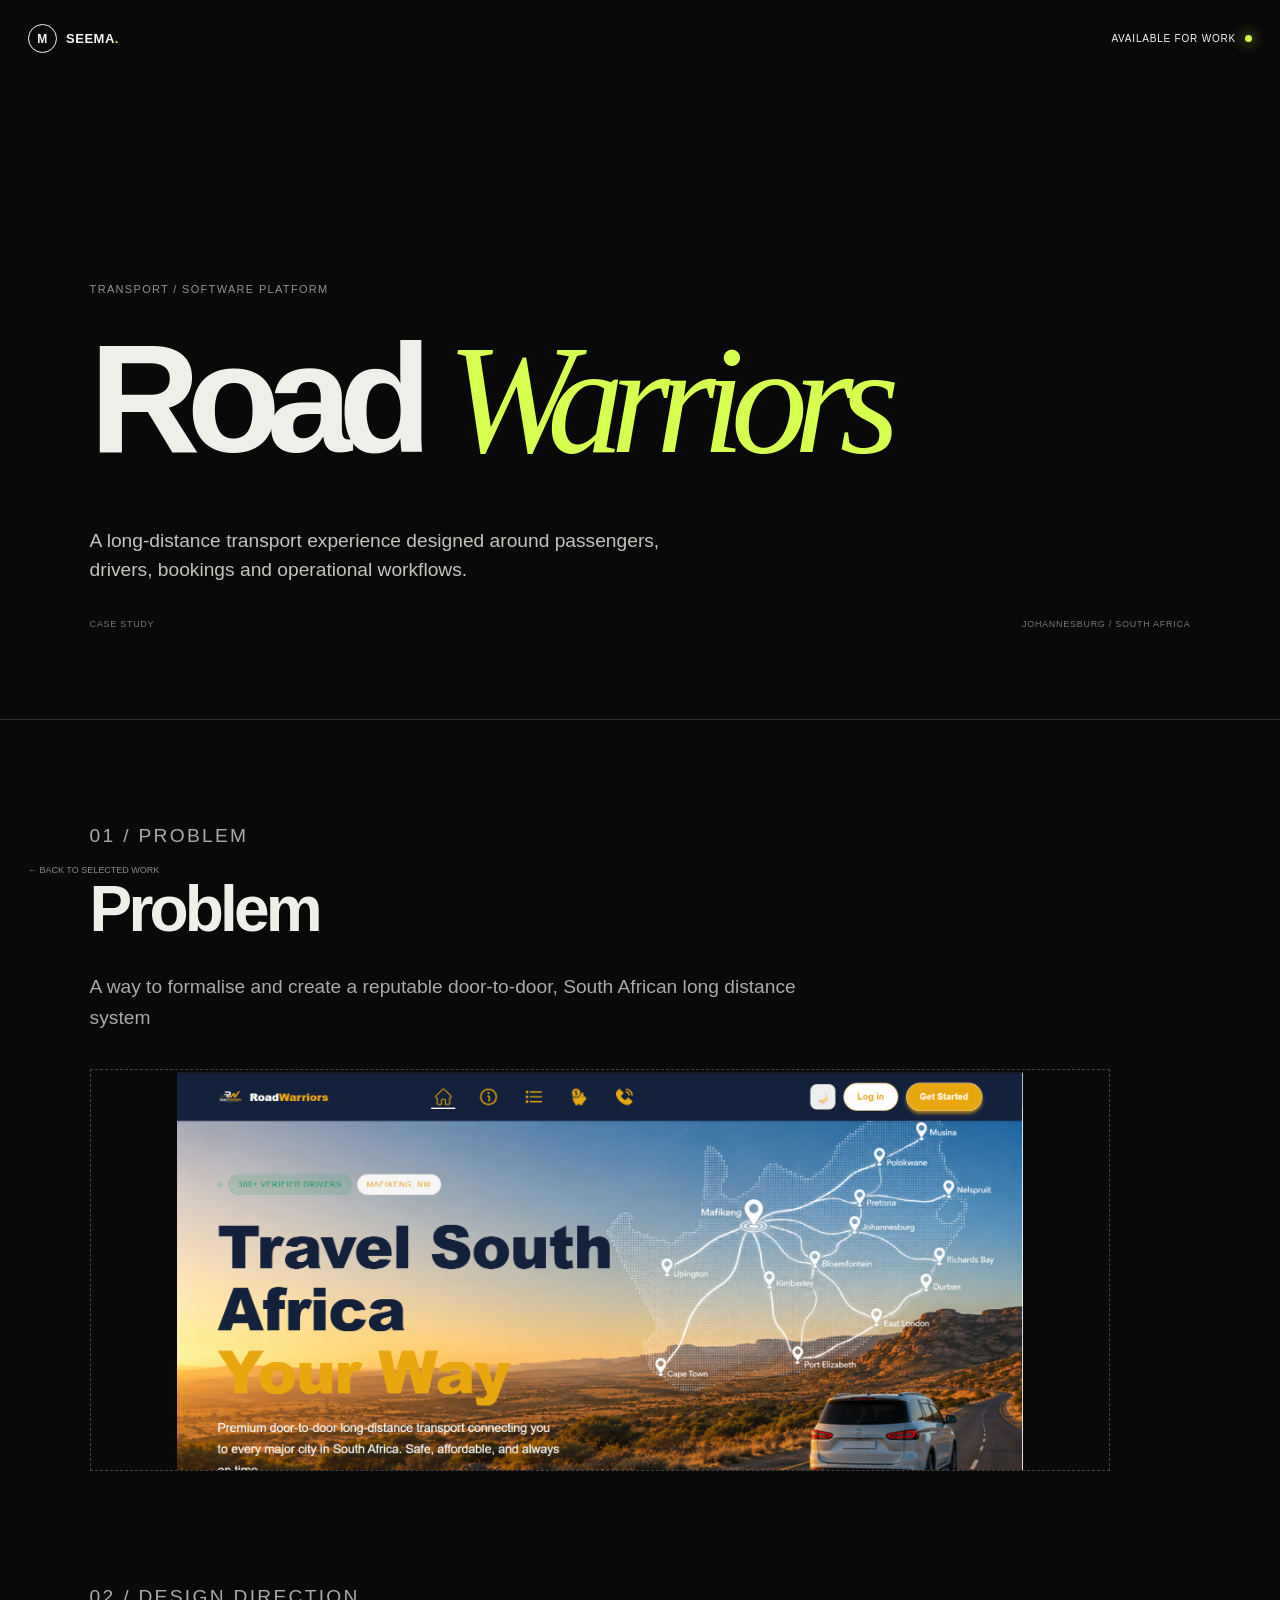
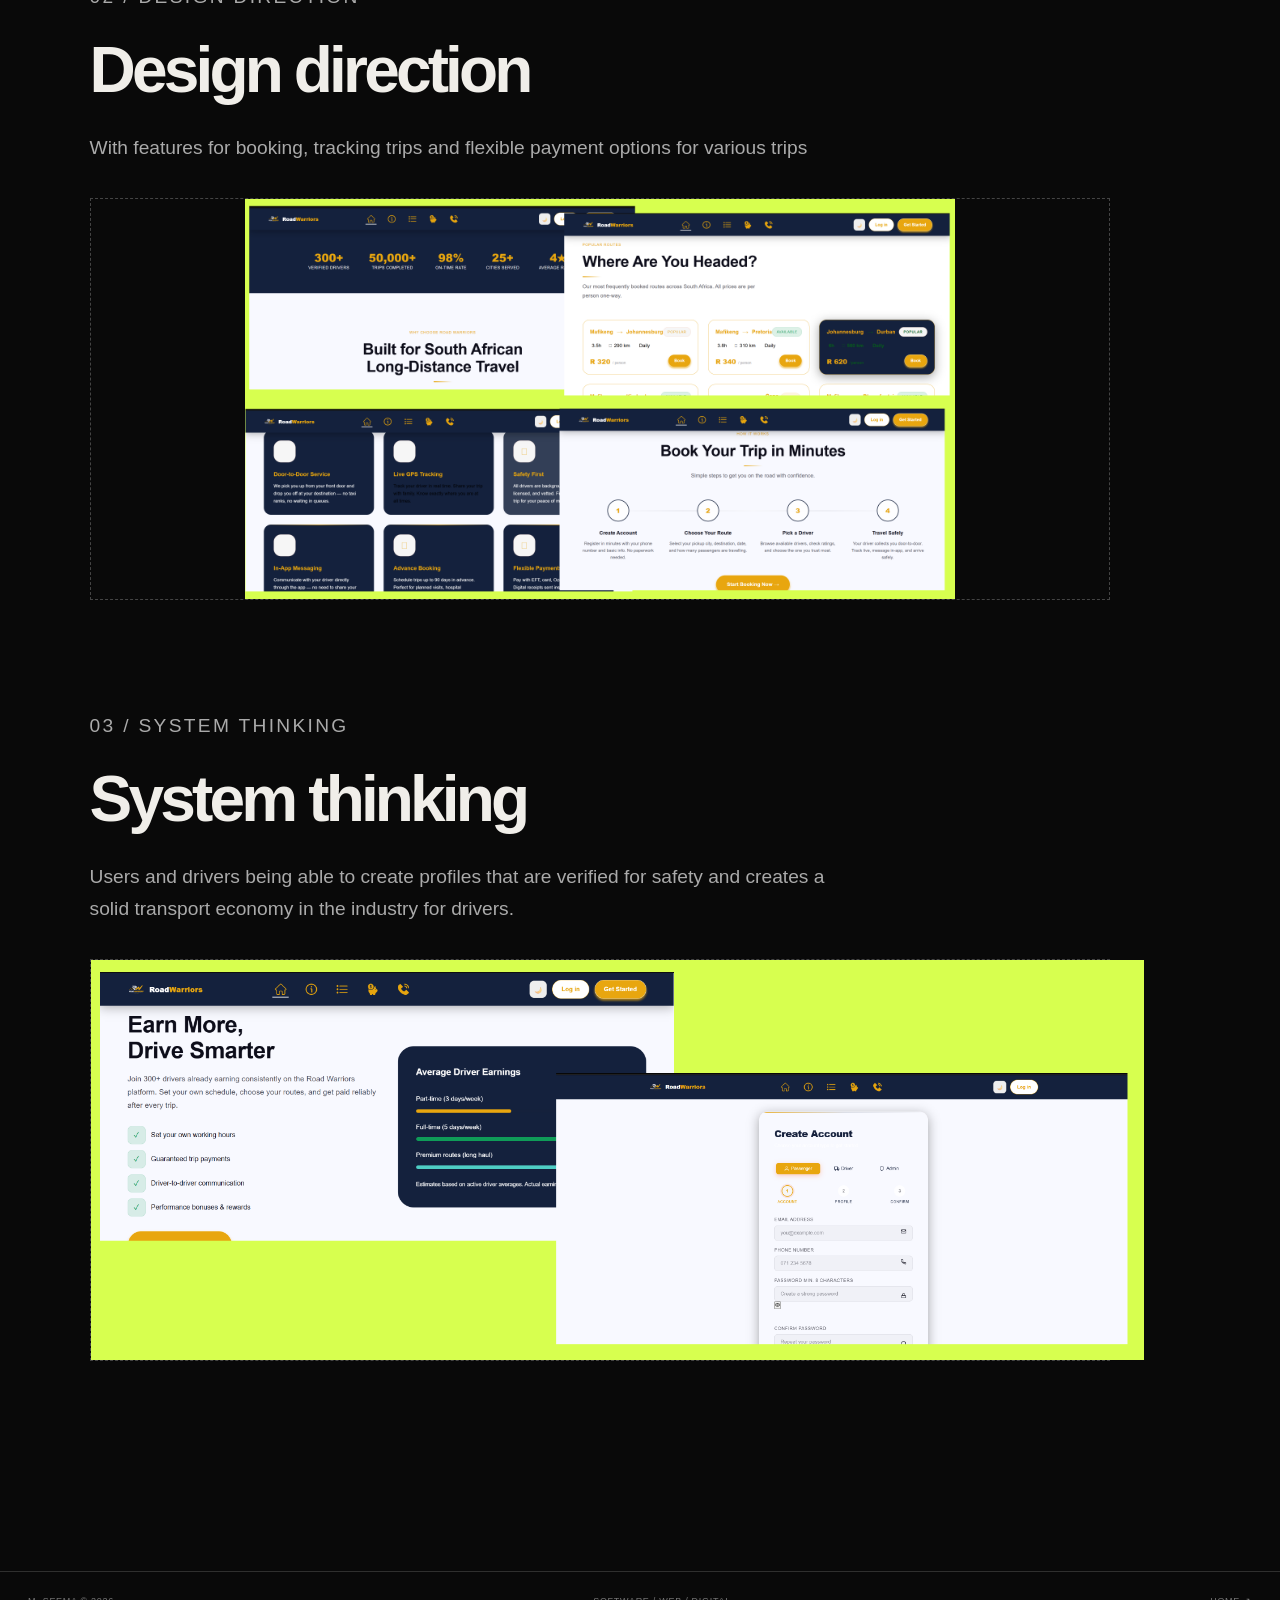
<file: projects/road-warriors.html>
<!doctype html>
<html lang="en">
<head>
<meta charset="utf-8">
<meta name="viewport" content="width=device-width,initial-scale=1">
<title>Road Warriors — M. Seema</title>
<link rel="stylesheet" href="../styles.css">
</head>

<body class="case-page">
<header class="site-header">
    <a class="brand" href="../index.html"><span class="brand__mark">M</span>
    <span class="brand__text">SEEMA<span>.</span></span>
</a>
    <a class="header-cta" href="../index.html#contact"><span>Available for work</span><i></i></a>
</header>


<a class="case-back" href="../index.html#work">← BACK TO SELECTED WORK</a>
<main>
<section class="case-hero">
    <p class="overline">Transport / Software Platform</p>
    <h1>Road <em>Warriors</em></h1>
    <p class="hero__description">A long-distance transport experience designed around passengers, drivers, bookings and operational workflows.</p>
    <div class="case-meta">
        <span>CASE STUDY</span>
        <span>Johannesburg / South Africa</span></div>
</section>


<div class="case-content">
    <section>
    <p class="overline">01 / Problem</p>
    <h2>Problem</h2>
    <p>A way to formalise and create a reputable door-to-door, South African long distance system</p>
    <div class="case-placeholder"><img style="height: 400px;" src="../assets/WEBS/rw1.png" alt=""></div>
</section>

<section>
    <p class="overline">02 / Design direction</p>
    <h2>Design direction</h2>
    <p>With features for booking, tracking trips and flexible payment options for various trips</p>
    <div class="case-placeholder"><img style="height: 400px;" src="../assets/WEBS/Untitled.png" alt=""></div>
</section>

<section>
    <p class="overline">03 / System thinking</p>
    <h2>System thinking</h2>
    <p>Users and drivers being able to create profiles that are verified for safety and creates a solid transport economy in the industry for drivers.</p>
    <div class="case-placeholder"><img style="height: 400px;" src="../assets/WEBS/rw8.png" alt=""></div></div>
</section>

</div>
</main>

<footer class="site-footer">
    <div>M. SEEMA © <span id="year"></span></div>
    <div>SOFTWARE / WEB / DIGITAL</div>
    <a href="../index.html">HOME ↗</a>
</footer>

<script>
document.getElementById('year').textContent=new Date().getFullYear();
</script>
</body>
</html>
</file>
<file: styles.css>
@import url('https://fonts.googleapis.com/css2?family=DM+Mono:wght@300;400;500&family=Manrope:wght@400;500;600;700;800&display=swap');

:root{
  --bg:#090909;
  --paper:#f0eee9;
  --ink:#0a0a0a;
  --muted:#92928d;
  --line:rgba(240,238,233,.16);
  --line-dark:rgba(10,10,10,.15);
  --acid:#d7ff4f;
  --serif:Georgia,'Times New Roman',sans-serif;
  --sans:'Poppins',Arial,sans-serif;
  --mono:'Poppins', sans-serif;
}
*{
  box-sizing:border-box
}
html{
  scroll-behavior:smooth
}
body{
  margin:0;background:var(--bg);color:var(--paper);font-family:var(--sans);overflow-x:hidden
}
body.is-loading{
  overflow:hidden
}
a{
  color:inherit;text-decoration:none
}
button,input{
  font:inherit
}
::selection{
  background:var(--acid);color:var(--ink)
}
.noise{
  position:fixed;inset:-50%;z-index:100;pointer-events:none;opacity:.035;background-image:url("data:image/svg+xml,%3Csvg viewBox='0 0 180 180' xmlns='http://www.w3.org/2000/svg'%3E%3Cfilter id='n'%3E%3CfeTurbulence type='fractalNoise' baseFrequency='.9' numOctaves='4' stitchTiles='stitch'/%3E%3C/filter%3E%3Crect width='100%25' height='100%25' filter='url(%23n)' opacity='.8'/%3E%3C/svg%3E");animation:noise .2s steps(2) infinite
}
@keyframes noise{
  0%{transform:translate(0,0)}25%{transform:translate(2%,-1%)}50%{transform:translate(-1%,2%)}75%{transform:translate(1%,1%)}100%{transform:translate(-2%,-2%)}}
.loader{
  position:fixed;inset:0;background:var(--bg);z-index:999;display:flex;align-items:flex-end;justify-content:space-between;padding:28px;transition:transform 1s cubic-bezier(.76,0,.24,1)}
.loader.is-done{
  transform:translateY(-100%)
}
.loader span{
  font:11px var(--mono);letter-spacing:.08em;color:var(--muted)
}
.loader strong{
  font:700 clamp(70px,14vw,220px)/.8 var(--sans);letter-spacing:-.09em
}
.loader__line{
  position:absolute;left:28px;right:28px;bottom:22px;height:1px;background:var(--line);transform-origin:left;animation:loaderLine 1.6s cubic-bezier(.76,0,.24,1) forwards
}
@keyframes loaderLine{
  from{transform:scaleX(0)}to{transform:scaleX(1)}
}
.site-header{
  position:fixed;top:0;left:0;right:0;z-index:80;display:flex;align-items:center;justify-content:space-between;padding:24px 28px;mix-blend-mode:difference;color:#fff
}
.brand{
  display:flex;align-items:center;gap:9px;font:600 13px var(--mono);letter-spacing:.04em
}
.brand__mark{
  display:grid;place-items:center;width:29px;height:29px;border:1px solid currentColor;border-radius:50%;font-size:12px
}
.brand__text span{
  color:var(--acid)
}
.nav{
  display:flex;gap:30px;font:10px var(--mono);letter-spacing:.1em;text-transform:uppercase
}
.nav a{
  position:relative
}
.nav a:after{
  content:"";position:absolute;left:0;bottom:-6px;width:100%;height:1px;background:currentColor;transform:scaleX(0);transform-origin:right;transition:transform .4s
}
.nav a:hover:after{
  transform:scaleX(1);transform-origin:left
}
.header-cta{
  font:10px var(--mono);text-transform:uppercase;letter-spacing:.08em;display:flex;align-items:center;gap:9px
}
.header-cta i{
  width:7px;height:7px;background:var(--acid);border-radius:50%;box-shadow:0 0 14px var(--acid)
}
.hero{
  min-height:100svh;position:relative;overflow:hidden;display:flex;align-items:center;padding:140px 7vw 80px
}
.hero__grid{
  position:absolute;inset:0;background-image:linear-gradient(var(--line) 1px,transparent 1px),linear-gradient(90deg,var(--line) 1px,transparent 1px);background-size:9vw 9vw;opacity:.28;mask-image:linear-gradient(to bottom,black,transparent 90%)
}
.hero__orb{
  position:absolute;border-radius:50%;filter:blur(2px);pointer-events:none
}
.hero__orb--one{
  width:42vw;height:42vw;right:-13vw;top:12vh;background:radial-gradient(circle at 35% 35%,rgba(215,255,79,.3),rgba(215,255,79,.02) 45%,transparent 68%);animation:float 8s ease-in-out infinite
}
.hero__orb--two{
  width:22vw;height:22vw;left:38vw;bottom:-10vw;background:radial-gradient(circle,rgba(255,255,255,.09),transparent 65%);animation:float 11s ease-in-out infinite reverse
}
@keyframes float{
  50%{transform:translate3d(0,-20px,0) scale(1.04)}
}
.hero__content{
  position:relative;z-index:2;max-width:1200px
}
.hero__eyebrow{
  display:flex;align-items:center;gap:12px;font:10px var(--mono);letter-spacing:.12em;text-transform:uppercase;color:var(--muted);margin-bottom:38px
}
.status-dot{
  width:7px;height:7px;border-radius:50%;background:var(--acid);box-shadow:0 0 16px var(--acid)
}
.eyebrow-rule{
  width:50px;height:1px;background:var(--line)
}
.hero__kicker,.overline{
  font:11px var(--mono);letter-spacing:.12em;text-transform:uppercase;color:var(--muted);margin:0 0 20px
}
.hero__title{
  font-size:clamp(70px,10vw,180px);
  line-height:1.12;
  letter-spacing:-.1em;margin:0;
  max-width:1050px;
  font-weight:700
}
.hero__title .line{
  display:block;
  overflow:hidden
}
.hero__title .line>span{
  display:block;
  transform:translateY(115%);
  animation:heroIn 1.2s .2s cubic-bezier(.16,1,.3,1) forwards
}
.hero__title .line:nth-child(2)>span{
  animation-delay:.32s
}
@keyframes heroIn{
  to{transform:translateY(0)
  }
}
.hero__title em{
  font-family:var(--serif);
  font-weight:400;
  letter-spacing:-.09em;
  color:var(--acid)
}
.hero__description{
  font-size:clamp(15px,1.5vw,21px);
  line-height:1.55;
  max-width:600px;
  margin:40px 0 34px;
  color:#c5c3bd
}
.hero__actions{
  display:flex;align-items:center;gap:28px
}
.button{
  display:inline-flex;align-items:center;justify-content:center;gap:26px;min-height:54px;padding:0 21px;border:1px solid var(--line);font:10px var(--mono);text-transform:uppercase;letter-spacing:.08em;transition:transform .35s,background .35s,color .35s,border-color .35s
}
.button span,.text-link span{
  font-size:16px
}
.button--solid{
  background:var(--acid);color:var(--ink);border-color:var(--acid)
}
.button--solid:hover{
  background:#fff;border-color:#fff
}
.button--outline:hover{
  background:var(--paper);color:var(--ink);border-color:var(--paper)
}
.text-link{
  font:10px var(--mono);text-transform:uppercase;letter-spacing:.08em;display:inline-flex;gap:14px;align-items:center
}
.hero__meta{
  position:absolute;left:7vw;right:7vw;bottom:28px;display:flex;align-items:center;gap:18px;font:9px var(--mono);color:var(--muted);letter-spacing:.1em
}
.scroll-line{
  height:1px;flex:0 1 120px;background:var(--line);overflow:hidden
}
.scroll-line span{
  display:block;height:100%;background:var(--acid);width:35%;animation:scrollLine 2s ease-in-out infinite}
@keyframes scrollLine{50%{transform:translateX(185%)}
}
.hero__side-label{
  position:absolute;right:26px;bottom:50%;transform:rotate(90deg) translateX(50%);transform-origin:right bottom;font:9px var(--mono);letter-spacing:.12em;color:var(--muted)
}
.section-pad{
  padding:150px 7vw
}
.section-index{
  font:9px var(--mono);letter-spacing:.12em;color:var(--muted);text-transform:uppercase
}
.statement{
  display:grid;grid-template-columns:22% 1fr;background:var(--paper);color:var(--ink);min-height:75vh;align-items:center
}
.statement .section-index{
  color:#777
}
.statement__copy{
  max-width:960px
}
.statement__title{
  font-size:clamp(45px,7vw,100px);line-height:.95;letter-spacing:-.065em;margin:0 0 45px;font-weight:600
}
.statement__title span{
  display:block;font-family:var(--serif);font-weight:400;font-style:italic
}
.statement__body{
  font-size:clamp(16px,1.5vw,21px);line-height:1.6;max-width:620px;color:#555
}
.section-heading{
  display:flex;justify-content:space-between;align-items:flex-end;border-bottom:1px solid var(--line);padding-bottom:22px;margin-bottom:55px
}
.section-note{
  font:10px var(--mono);color:var(--muted);max-width:310px;line-height:1.6;text-align:right;margin:0}
.project{margin-bottom:120px
}
.project__visual{
  display:block;position:relative;overflow:hidden;height:min(65vw,720px);border:1px solid var(--line);background:#111;isolation:isolate
}
.project__visual:after{
  content:"";position:absolute;inset:0;background:linear-gradient(135deg,transparent 40%,rgba(255,255,255,.08),transparent 60%);transform:translateX(-100%);transition:transform 1s
}
.project__visual:hover:after{
  transform:translateX(100%)
}
.project__number,.project__arrow{
  position:absolute;z-index:4;font:10px var(--mono);letter-spacing:.08em
}
.project__number{
  top:22px;left:22px
}
.project__arrow{
  right:22px;top:17px;font-size:23px;transition:transform .4s
}
.project__visual:hover .project__arrow{
  transform:translate(5px,-5px)
}
.visual-grid{
  position:absolute;inset:0;background-image:linear-gradient(rgba(215,255,79,.1) 1px,transparent 1px),linear-gradient(90deg,rgba(215,255,79,.1) 1px,transparent 1px);background-size:6vw 6vw
}
.road-ui{
  position:absolute;inset:11% 9%;border:1px solid rgba(215,255,79,.35);background:rgba(5,7,4,.55);backdrop-filter:blur(8px);padding:28px;transform:perspective(900px) rotateX(8deg) rotateY(-9deg) rotateZ(1deg);box-shadow:30px 40px 100px rgba(0,0,0,.55);transition:transform .8s cubic-bezier(.16,1,.3,1)
}
.project__visual--road:hover .road-ui{
  transform:perspective(900px) rotateX(2deg) rotateY(-2deg) rotateZ(0) translateY(-10px)
}
.road-ui__top{
  display:flex;justify-content:space-between;font:9px var(--mono);color:var(--acid);letter-spacing:.08em
}
.road-ui__route{
  height:55%;position:relative;margin:40px 0
}
.route-line{
  position:absolute;left:13%;right:13%;top:50%;height:1px;background:linear-gradient(90deg,transparent,var(--acid),transparent);box-shadow:0 0 22px rgba(215,255,79,.6)
}
.route-node{
  position:absolute;top:calc(50% - 6px);width:12px;height:12px;border:1px solid var(--acid);border-radius:50%;background:#090909;box-shadow:0 0 20px rgba(215,255,79,.5)
}
.route-node--a{
  left:10%}.route-node--b{right:10%
  }
.road-ui__cards{
  display:grid;grid-template-columns:1fr 1fr;gap:12px
}
.road-ui__cards div{
  border:1px solid rgba(255,255,255,.12);padding:18px;font:9px/1.5 var(--mono);color:#999
}
.road-ui__cards strong{
  color:#eee;font-weight:400
}

.project__info{
  display:grid;grid-template-columns:1.3fr 1fr .8fr;gap:40px;padding:24px 0;border-bottom:1px solid var(--line)
}
.project__type{
  font:9px var(--mono);color:var(--muted);letter-spacing:.1em;margin:0 0 9px
}
.project h3{
  font-size:clamp(28px,3.3vw,52px);line-height:1;letter-spacing:-.06em;margin:0
}
.project__info>p{
  font-size:13px;line-height:1.6;color:#a7a59f;margin:0
}
.tags{
  display:flex;flex-wrap:wrap;align-content:flex-start;justify-content:flex-end;gap:6px
}
.tags span{
  border:1px solid var(--line);padding:7px 9px;font:8px var(--mono);color:#a7a59f
}
.project__visual--commerce{
  background:linear-gradient(120deg,#171717,#24231f)
}
.commerce-card{
  position:absolute;left:16%;right:16%;top:12%;bottom:8%;background:#f0eee9;color:#111;padding:18px;box-shadow:0 35px 80px rgba(0,0,0,.5);transform:rotate(-3deg);transition:transform .8s cubic-bezier(.16,1,.3,1)
}
.project__visual--commerce:hover .commerce-card{
  transform:rotate(0) translateY(-8px)
}
.commerce-card__bar{
  display:flex;justify-content:space-between;font:8px var(--mono)
}
.commerce-card__hero{
  height:60%;margin:22px 0;background:radial-gradient(circle at 60% 35%,#d7ff4f 0 8%,transparent 8.5%),linear-gradient(145deg,#111,#333);position:relative
}
.commerce-card__hero:after{
  content:"PRODUCT";position:absolute;left:15%;bottom:12%;font:700 clamp(40px,7vw,110px)/.8 var(--sans);letter-spacing:-.08em;color:#eee
}
.commerce-card__rows{
  display:grid;gap:7px
}
.commerce-card__rows span{
  height:5px;background:#aaa;display:block
}
.commerce-card__rows span:first-child{
  width:60%
}
  .commerce-card__rows span:nth-child(2){
    width:35%}
    .commerce-card__rows span:last-child{width:45%
    }
.commerce-card__price{
  position:absolute;right:20px;bottom:20px;font:700 15px var(--mono)
}
.project__visual--studio{
  background:var(--acid);color:var(--ink);display:grid;place-items:center
}
.studio-word{
  font-size:clamp(70px,13vw,190px);font-weight:800;letter-spacing:-.1em;transform:rotate(-8deg);transition:transform .8s cubic-bezier(.16,1,.3,1)
}
.studio-word span{
  font-family:var(--serif);font-style:italic;font-weight:400
}
.project__visual--studio:hover .studio-word{
  transform:rotate(0) scale(1.03)
}
.studio-caption{
  position:absolute;bottom:22px;left:50%;transform:translateX(-50%);font:9px var(--mono);letter-spacing:.15em
}
.project__visual--dashboard{
  background:#121212;display:grid;place-items:center
}
.dash-window{
  width:62%;height:65%;background:#e7e5df;color:#111;display:flex;box-shadow:0 40px 100px rgba(0,0,0,.6);transform:perspective(1000px) rotateY(-9deg) rotateX(4deg);transition:transform .8s cubic-bezier(.16,1,.3,1)
}
.project__visual--dashboard:hover .dash-window{
  transform:perspective(1000px) rotateY(0) rotateX(0) translateY(-8px)
}
.dash-sidebar{
  width:18%;background:#191919
}
.dash-content{
  flex:1;padding:7%;display:grid;grid-template-columns:1fr 1fr;gap:10px;align-content:start
}
.dash-block{
  height:65px;background:#c4c1b9}.dash-block--wide{grid-column:1/-1;height:90px;background:#d7ff4f
  }
.dash-chart{
  grid-column:1/-1;height:120px;border-bottom:1px solid #aaa;display:flex;align-items:flex-end;gap:5px;padding:0 4%
}
.dash-chart i{
  display:block;flex:1;background:#1a1a1a;height:30%
}
.dash-chart i:nth-child(2){
  height:50%}.dash-chart i:nth-child(3){height:42%
  }
  .dash-chart i:nth-child(4){
    height:80%}
    .dash-chart i:nth-child(5){
      height:63%
    }
    .dash-chart i:nth-child(6){
      height:95%
    }
.about{
  background:#141414
}
.about__layout{
  display:grid;grid-template-columns:1fr 1fr;gap:10vw;margin-top:90px
}
.about__headline h2{
  font-size:clamp(48px,7vw,105px);line-height:.9;letter-spacing:-.07em;margin:0
}
.about__headline em{
  font-family:var(--serif);font-weight:400;color:var(--acid)
}
.about__copy{
  padding-top:25px;max-width:560px
}
.about__copy p{
  font-size:clamp(16px,1.7vw,23px);line-height:1.55;color:#aaa;margin:0 0 30px
}
.capabilities{
  background:var(--paper);color:var(--ink)
}
.capabilities .section-index,.capabilities .section-note{
  color:#777
}
.capability-grid{
  display:grid;grid-template-columns:repeat(2,1fr);border-top:1px solid var(--line-dark);border-left:1px solid var(--line-dark)
}
.capability{
  min-height:280px;padding:30px;border-right:1px solid var(--line-dark);border-bottom:1px solid var(--line-dark);position:relative;transition:background .4s,color .4s
}
.capability:hover{
  background:var(--ink);color:var(--paper)
}
.capability span{
  font:9px var(--mono);color:#888
}
.capability h3{
  font-size:clamp(28px,3vw,46px);letter-spacing:-.06em;margin:70px 0 16px
}
.capability p{
  font:12px/1.6 var(--mono);max-width:430px;color:#777;margin:0
}
.capability:hover p{
  color:#aaa
}
.marquee{
  overflow:hidden;border-bottom:1px solid var(--line-dark);margin:100px -7vw -150px;transform:rotate(-2deg);background:var(--acid);color:var(--ink)
}
.marquee__track{
  display:flex;width:max-content;align-items:center;gap:30px;padding:18px 0;font-size:clamp(40px,6vw,90px);font-weight:800;letter-spacing:-.08em;animation:marquee 18s linear infinite
}
.marquee b{
  font-family:var(--serif);font-weight:400
}
@keyframes marquee{
  to{transform:translateX(-50%)}
}
.contact{
  min-height:90vh;position:relative;overflow:hidden;display:flex;flex-direction:column
}
.contact__inner{
  position:relative;z-index:2;margin:auto 0;max-width:1000px
}
.contact__orb{
  position:absolute;width:55vw;height:55vw;right:-20vw;top:10%;border-radius:50%;background:radial-gradient(circle,rgba(215,255,79,.22),transparent 63%);filter:blur(3px)
}
.contact__title{
  font-size:clamp(65px,11vw,160px);line-height:.78;letter-spacing:-.09em;margin:0 0 55px
}
.contact__title em{
  font-family:var(--serif);font-weight:400;color:var(--acid)
}
.contact__body{
  max-width:530px;font-size:16px;line-height:1.6;color:#aaa
}
.contact__actions{
  display:flex;gap:10px;flex-wrap:wrap;margin-top:32px
}
.site-footer{
  display:flex;justify-content:space-between;gap:20px;padding:24px 28px;border-top:1px solid var(--line);font:9px var(--mono);letter-spacing:.08em;color:#777
}
.site-footer a:hover{
  color:var(--acid)
}
.cursor{
  position:fixed;z-index:200;width:24px;height:24px;border:1px solid rgba(255,255,255,.7);border-radius:50%;pointer-events:none;transform:translate(-50%,-50%);transition:width .3s,height .3s,background .3s,mix-blend-mode .3s;mix-blend-mode:difference
}
.cursor span{
  display:block;width:3px;height:3px;background:#fff;border-radius:50%;position:absolute;left:50%;top:50%;transform:translate(-50%,-50%)
}
.cursor.is-hover{
  width:70px;height:70px;background:#fff;mix-blend-mode:difference
}
.reveal{
  opacity:0;transform:translateY(35px);transition:opacity .9s cubic-bezier(.16,1,.3,1),transform .9s cubic-bezier(.16,1,.3,1)
}
.reveal.is-visible{
  opacity:1;transform:translateY(0)
}
@media (max-width:900px){
  .nav{display:none}
  .header-cta span{display:none}
  .hero{padding:130px 6vw 90px}
  .hero__meta{left:6vw;right:6vw}
  .hero__side-label{display:none}
  .section-pad{padding:100px 6vw}
  .statement{display:block}
  .statement .section-index{margin-bottom:80px}
  .project__info{grid-template-columns:1fr;gap:18px}
  .tags{justify-content:flex-start}
  .about__layout{grid-template-columns:1fr;gap:50px}
  .capability-grid{grid-template-columns:1fr}
  .marquee{margin-left:-6vw;margin-right:-6vw;margin-bottom:-100px}
}
@media (max-width:600px){
  .site-header{padding:18px}
  .hero{padding:120px 18px 80px}
  .hero__eyebrow{font-size:8px;flex-wrap:wrap}
  .hero__title{font-size:clamp(58px,17vw,100px)}
  .hero__description{font-size:15px;margin-top:35px}
  .hero__actions{align-items:flex-start;flex-direction:column;gap:20px}
  .hero__meta{left:18px;right:18px}
  .hero__meta div:first-child{display:none}
  .section-pad{padding:80px 18px}
  .section-heading{align-items:flex-start;gap:20px;flex-direction:column}
  .section-note{text-align:left}
  .statement__title{font-size:48px}
  .project{margin-bottom:75px}
  .project__visual{height:115vw}
  .road-ui{inset:12% 7%;padding:18px}
  .road-ui__route{height:45%}
  .commerce-card{left:8%;right:8%;top:13%;bottom:10%}
  .dash-window{width:82%;height:58%}
  .capability{min-height:230px;padding:22px}
  .capability h3{margin-top:50px}
  .contact__title{font-size:18vw}
  .site-footer{padding:20px 18px;flex-wrap:wrap}
  .site-footer div:nth-child(2){display:none}
  .cursor{display:none}
}
@media (prefers-reduced-motion:reduce){
  *,*:before,*:after{scroll-behavior:auto!important;animation-duration:.001ms!important;animation-iteration-count:1!important;transition-duration:.001ms!important}
}

.header-tools{
  display:flex;align-items:center;gap:18px
}
.cv-link{
  font:9px var(--mono);letter-spacing:.08em;text-transform:uppercase;color:#fff
}
.cv-link:hover{
  color:var(--acid)
}
.hero__proof{
  display:flex;flex-wrap:wrap;gap:8px;margin-top:42px
}
.hero__proof span{
  border:1px solid var(--line);padding:8px 10px;font:8px var(--mono);letter-spacing:.08em;color:#888
}
.proof{
  background:#0f0f0f;border-top:1px solid var(--line)
}
.proof__grid{
  display:grid;grid-template-columns:1fr 1fr;gap:10vw;margin-top:90px
}
.proof__intro h2{
  font-size:clamp(48px,6vw,90px);line-height:.9;letter-spacing:-.07em;margin:0
}
.proof__intro em{
  font-family:var(--serif);font-weight:400;color:var(--acid)
}
.proof__items{
  border-top:1px solid var(--line)
}
.proof-item{
  display:grid;grid-template-columns:.55fr 1.2fr 1fr;gap:20px;padding:24px 0;border-bottom:1px solid var(--line)
}
.proof-item span,.proof-item small{
  font:9px/1.5 var(--mono);color:#777;text-transform:uppercase;letter-spacing:.08em
}
.proof-item strong{
  font-size:14px;font-weight:600
}
.proof-item small{
  text-transform:none;letter-spacing:0
}
.case-page{
  background:var(--bg);min-height:100vh
}
.case-hero{
  min-height:80vh;padding:170px 7vw 90px;display:flex;flex-direction:column;justify-content:flex-end;border-bottom:1px solid var(--line)
}
.case-hero h1{
  font-size:clamp(70px,12vw,180px);line-height:.78;letter-spacing:-.09em;margin:25px 0
}
.case-hero h1 em{
  font-family:var(--serif);font-weight:400;color:var(--acid)
}
.case-meta{
  display:flex;justify-content:space-between;gap:30px;font:9px var(--mono);color:#777;text-transform:uppercase;letter-spacing:.08em
}
.case-content{
  padding:100px 7vw;max-width:1200px
}
.case-content section{
  margin-bottom:110px
}
.case-content h2{
  font-size:clamp(38px,5vw,70px);letter-spacing:-.06em;margin:0 0 25px
}
.case-content p{
  font-size:clamp(16px,1.5vw,21px);line-height:1.65;color:#aaa;max-width:760px
}
.case-placeholder{
  min-height:360px;border:1px dashed #444;display:grid;place-items:center;margin-top:35px;color:#666;font:10px var(--mono);letter-spacing:.1em;text-transform:uppercase
}
.case-back{
  position:fixed;left:28px;bottom:25px;z-index:30;font:9px var(--mono);color:#888
}
@media(max-width:900px){
 .header-tools{gap:10px}.cv-link{display:none}
 .proof__grid{grid-template-columns:1fr;gap:60px}
 .proof-item{grid-template-columns:1fr}
 .case-meta{flex-direction:column}
}

.studio-categories{
    max-width:1200px;
    margin:80px auto;
    padding:0 30px;
}

.studio-category{
    border-top:1px solid rgba(255,255,255,.15);
}

.studio-toggle{
    width:100%;
    background:none;
    border:none;
    color:white;
    padding:30px 0;
    display:flex;
    justify-content:space-between;
    align-items:center;
    font-size:2rem;
    font-weight:600;
    cursor:pointer;
}

.studio-content{
    max-height:0;
    overflow:hidden;
    transition:max-height .5s ease;
}

.studio-project{
    padding:20px 0 50px;
}

.studio-project h3{
    margin-bottom:10px;
}

.studio-project img{
    width:100%;
    max-width:800px;
    border-radius:12px;
    margin-top:20px;
}


/* SAFE DIGITAL STUDIO UPGRADE */
.featured-project{
max-width:1200px;
margin:60px auto;
padding:0 30px;
}
.featured-project__inner{
border:1px solid rgba(255,255,255,.12);
border-radius:24px;
padding:40px;
}
.featured-project h2{
font-size:clamp(42px,6vw,90px);
line-height:.9;
margin:10px 0;
}

.studio-toggle{
font-size:clamp(2rem,4vw,4rem);
letter-spacing:-0.04em;
}

.studio-project{
border:1px solid rgba(255,255,255,.08);
border-radius:18px;
padding:24px;
margin-bottom:30px;
transition:transform .3s ease;
}

.studio-project:hover{
transform:translateY(-6px);
}

.studio-project img{
box-shadow:0 20px 40px rgba(0,0,0,.25);
}


/* Phase 3 */
.category-covers{
max-width:1200px;
margin:60px auto;
padding:0 30px;
display:grid;
grid-template-columns:repeat(auto-fit,minmax(260px,1fr));
gap:20px;
}
.cover-card{
border:1px solid rgba(255,255,255,.12);
border-radius:24px;
padding:40px 30px;
transition:transform .3s ease;
}
.cover-card:hover{transform:translateY(-8px);}
.cover-card h3{font-size:2rem;margin-bottom:10px;}

.studio-toggle span:last-child{
display:inline-block;
transition:transform .3s ease;
}
.studio-category.active .studio-toggle span:last-child{
transform:rotate(180deg);
}


/* Phase 4 */
.selected-work{
max-width:1400px;
margin:120px auto;
padding:0 30px;
overflow:hidden;
}
.selected-work h2{
font-size:clamp(3rem,6vw,6rem);
margin-bottom:30px;
}
.selected-work-track{
display:flex;
gap:24px;
overflow-x:auto;
padding-bottom:20px;
scroll-behavior:smooth;
}
.work-item{
min-width:320px;
padding:80px 40px;
border-radius:24px;
border:1px solid rgba(255,255,255,.12);
font-size:1.5rem;
}

.agency-cta{
max-width:1200px;
margin:120px auto;
padding:80px 30px;
text-align:center;
border:1px solid rgba(255,255,255,.12);
border-radius:32px;
}
.agency-cta h2{
font-size:clamp(3rem,6vw,6rem);
margin-bottom:20px;
}
.cta-btn{
display:inline-block;
margin-top:20px;
padding:16px 32px;
border:1px solid currentColor;
border-radius:999px;
text-decoration:none;
}
</file>
